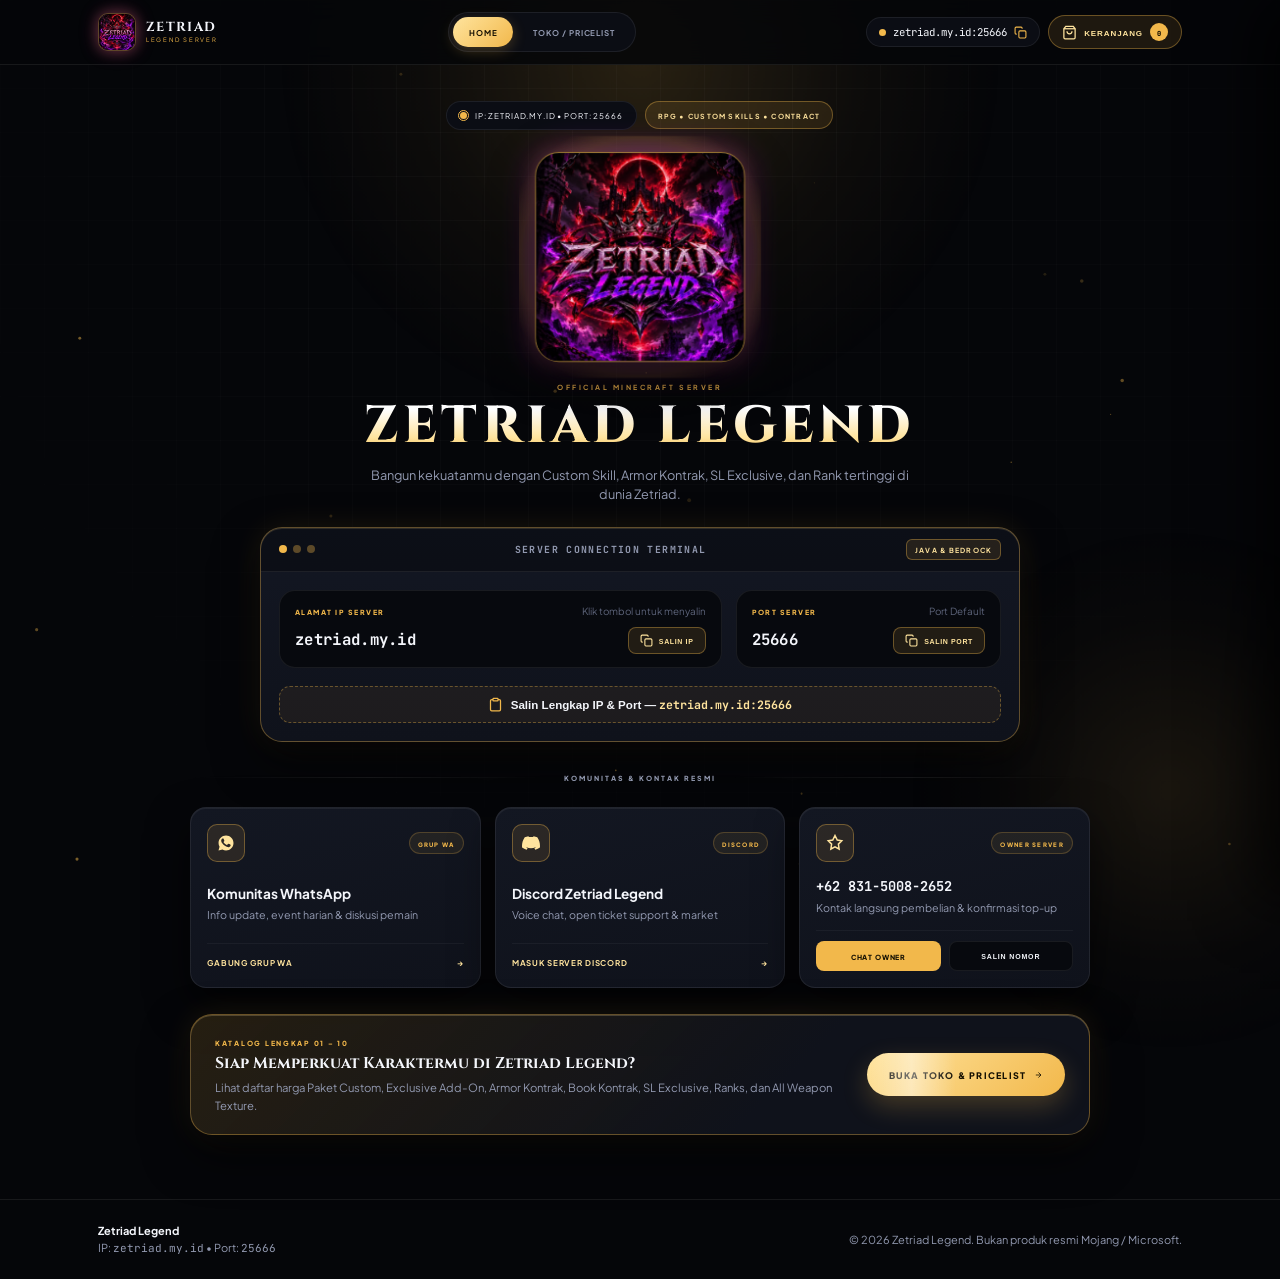
<file: index.html>
<!DOCTYPE html>
<html lang="id">
<head>
  <meta charset="UTF-8" />
  <meta name="viewport" content="width=device-width, initial-scale=1.0" />
  <title>Zetriad Legend — Official Minecraft RPG Server</title>
  <meta name="description" content="Official Website & Store Server Minecraft Zetriad Legend. IP: zetriad.my.id | Port: 25666. Paket Custom, Ranks, Armor Kontrak, SL Exclusive, dan lainnya." />

  <!-- Google Fonts -->
  <link rel="preconnect" href="https://fonts.googleapis.com" />
  <link rel="preconnect" href="https://fonts.gstatic.com" crossorigin />
  <link href="https://fonts.googleapis.com/css2?family=Cinzel:wght@600;700;800&family=JetBrains+Mono:wght@500;600;700&family=Plus+Jakarta+Sans:wght@400;500;600;700;800&display=swap" rel="stylesheet" />

  <link rel="icon" type="image/jpeg" href="logo.jpg" />
  <link rel="stylesheet" href="styles.css" />
</head>
<body>
  <!-- Ambient Background (GPU-Optimized) -->
  <div class="bg-grid" aria-hidden="true"></div>
  <div class="bg-glow bg-glow-1" aria-hidden="true"></div>
  <div class="bg-glow bg-glow-2" aria-hidden="true"></div>
  <canvas id="particlesCanvas" class="particles-canvas" aria-hidden="true"></canvas>

  <!-- Navbar -->
  <header class="navbar">
    <div class="container nav-inner">
      <a href="index.html" class="brand">
        <span class="brand-crest">
          <img src="logo.jpg" alt="Zetriad Legend Logo" class="brand-logo-img" />
        </span>
        <span class="brand-text">
          <strong>ZETRIAD</strong>
          <small>LEGEND SERVER</small>
        </span>
      </a>

      <nav class="nav-links" aria-label="Navigasi Utama">
        <a href="index.html" class="nav-link active">Home</a>
        <a href="toko.html" class="nav-link">Toko / Pricelist</a>
      </nav>

      <div class="nav-actions">
        <button class="nav-ip-pill" id="navCopyIp" title="Klik untuk menyalin IP:Port">
          <span class="status-dot" id="navStatusDot"></span>
          <span class="mono">zetriad.my.id:25666</span>
          <svg class="icon-copy" viewBox="0 0 24 24" fill="none" stroke="currentColor" stroke-width="2">
            <rect x="9" y="9" width="13" height="13" rx="2"></rect>
            <path d="M5 15H4a2 2 0 0 1-2-2V4a2 2 0 0 1 2-2h9a2 2 0 0 1 2 2v1"></path>
          </svg>
        </button>

        <button class="cart-trigger" id="cartTrigger" aria-label="Buka Keranjang Belanja">
          <svg viewBox="0 0 24 24" fill="none" stroke="currentColor" stroke-width="2">
            <path d="M6 2L3 6v14a2 2 0 0 0 2 2h14a2 2 0 0 0 2-2V6l-3-4z"></path>
            <line x1="3" y1="6" x2="21" y2="6"></line>
            <path d="M16 10a4 4 0 0 1-8 0"></path>
          </svg>
          <span>Keranjang</span>
          <span class="cart-badge" id="cartCountBadge">0</span>
        </button>
      </div>
    </div>
  </header>

  <main>
    <!-- ==========================================
         LAYAR 1: HOME / COMMAND CENTER
         ========================================== -->
    <section id="home" class="hero-section">
      <div class="container hero-container">
        <!-- Status Pill -->
        <div class="hero-badges animate-in delay-1">
          <div class="server-status-badge" id="serverStatusBadge">
            <span class="status-dot pulse" id="heroStatusDot"></span>
            <span id="serverStatusText">Mengecek status server...</span>
          </div>
          <span class="season-pill">RPG • CUSTOM SKILLS • CONTRACT</span>
        </div>

        <!-- Hero Logo, Title & Tagline -->
        <div class="hero-heading-group animate-in delay-2">
          <div class="hero-logo-showcase">
            <div class="hero-logo-halo" aria-hidden="true"></div>
            <img src="logo.jpg" alt="Logo Resmi Server Zetriad Legend" class="hero-logo-img" />
          </div>
          <p class="hero-kicker">OFFICIAL MINECRAFT SERVER</p>
          <h1 class="hero-title">ZETRIAD LEGEND</h1>
          <p class="hero-subtitle" id="heroTagline">
            Bangun kekuatanmu dengan Custom Skill, Armor Kontrak, SL Exclusive, dan Rank tertinggi di dunia Zetriad.
          </p>
        </div>

        <!-- Bento Server IP & Port Console -->
        <div class="server-console animate-in delay-3">
          <div class="console-header">
            <div class="console-dots" aria-hidden="true">
              <span></span><span></span><span></span>
            </div>
            <span class="console-title">SERVER CONNECTION TERMINAL</span>
            <span class="console-tag">JAVA & BEDROCK</span>
          </div>

          <div class="console-body">
            <div class="console-box">
              <div class="console-meta">
                <span class="field-label">ALAMAT IP SERVER</span>
                <span class="field-hint">Klik tombol untuk menyalin</span>
              </div>
              <div class="console-input-row">
                <code class="field-value mono" id="serverIpDisplay">zetriad.my.id</code>
                <button class="btn-copy" data-copy="zetriad.my.id">
                  <svg viewBox="0 0 24 24" fill="none" stroke="currentColor" stroke-width="2">
                    <rect x="9" y="9" width="13" height="13" rx="2"></rect>
                    <path d="M5 15H4a2 2 0 0 1-2-2V4a2 2 0 0 1 2-2h9a2 2 0 0 1 2 2v1"></path>
                  </svg>
                  <span>Salin IP</span>
                </button>
              </div>
            </div>

            <div class="console-box console-box-port">
              <div class="console-meta">
                <span class="field-label">PORT SERVER</span>
                <span class="field-hint">Port Default</span>
              </div>
              <div class="console-input-row">
                <code class="field-value mono" id="serverPortDisplay">25666</code>
                <button class="btn-copy" data-copy="25666">
                  <svg viewBox="0 0 24 24" fill="none" stroke="currentColor" stroke-width="2">
                    <rect x="9" y="9" width="13" height="13" rx="2"></rect>
                    <path d="M5 15H4a2 2 0 0 1-2-2V4a2 2 0 0 1 2-2h9a2 2 0 0 1 2 2v1"></path>
                  </svg>
                  <span>Salin Port</span>
                </button>
              </div>
            </div>
          </div>

          <div class="console-footer">
            <button class="btn-copy-full" data-copy="zetriad.my.id:25666">
              <svg viewBox="0 0 24 24" fill="none" stroke="currentColor" stroke-width="2">
                <path d="M16 4h2a2 2 0 0 1 2 2v14a2 2 0 0 1-2 2H6a2 2 0 0 1-2-2V6a2 2 0 0 1 2-2h2"></path>
                <rect x="8" y="2" width="8" height="4" rx="1" ry="1"></rect>
              </svg>
              <span>Salin Lengkap IP & Port — <strong class="mono">zetriad.my.id:25666</strong></span>
            </button>
          </div>
        </div>

        <!-- Bento Community & Contacts (WA, Discord, No. Owner) -->
        <div class="section-divider animate-in delay-4">
          <span>KOMUNITAS & KONTAK RESMI</span>
        </div>

        <div class="contacts-grid animate-in delay-4">
          <!-- WhatsApp -->
          <a href="#" id="linkWaGroup" target="_blank" rel="noopener noreferrer" class="contact-card">
            <div class="contact-top">
              <div class="contact-icon">
                <svg viewBox="0 0 24 24" fill="currentColor">
                  <path d="M12.031 2c-5.516 0-9.969 4.453-9.969 9.969 0 1.766.469 3.484 1.344 5l-1.406 5.156 5.281-1.375c1.469.797 3.109 1.219 4.75 1.219 5.516 0 9.969-4.453 9.969-9.969S17.547 2 12.031 2zm5.813 14.125c-.25.703-1.438 1.344-2 1.422-.531.078-1.203.109-1.938-.125-.453-.141-1.031-.328-1.766-.641-3.094-1.328-5.109-4.453-5.266-4.656-.156-.203-1.266-1.688-1.266-3.219 0-1.531.797-2.281 1.078-2.594.281-.313.609-.391.813-.391.203 0 .406 0 .594.016.188.016.438-.078.688.516.25.609.859 2.094.938 2.25.078.156.125.344.031.547-.094.203-.156.328-.313.516-.156.188-.328.406-.469.547-.156.156-.313.328-.141.641.172.313.781 1.297 1.672 2.094 1.156 1.031 2.125 1.344 2.438 1.5.313.156.5.125.688-.094.188-.219.797-.938 1.016-1.25.219-.313.422-.266.719-.156.297.109 1.875.891 2.188 1.047.313.156.516.234.594.359.078.125.078.734-.172 1.438z"/>
                </svg>
              </div>
              <span class="contact-badge">GRUP WA</span>
            </div>
            <div class="contact-info">
              <strong class="contact-title">Komunitas WhatsApp</strong>
              <span class="contact-sub">Info update, event harian & diskusi pemain</span>
            </div>
            <div class="contact-cta">
              <span>Gabung Grup WA</span>
              <span class="contact-arrow">→</span>
            </div>
          </a>

          <!-- Discord -->
          <a href="#" id="linkDiscord" target="_blank" rel="noopener noreferrer" class="contact-card">
            <div class="contact-top">
              <div class="contact-icon">
                <svg viewBox="0 0 24 24" fill="currentColor">
                  <path d="M20.317 4.37a19.791 19.791 0 0 0-4.885-1.515.074.074 0 0 0-.079.037c-.21.375-.444.864-.608 1.25a18.27 18.27 0 0 0-5.487 0 12.64 12.64 0 0 0-.617-1.25.077.077 0 0 0-.079-.037A19.736 19.736 0 0 0 3.677 4.37a.07.07 0 0 0-.032.027C.533 9.046-.32 13.58.099 18.057a.082.082 0 0 0 .031.057 19.9 19.9 0 0 0 5.993 3.03.078.078 0 0 0 .084-.028c.462-.63.874-1.295 1.226-1.994.021-.041.001-.09-.041-.106a13.107 13.107 0 0 1-1.872-.892.077.077 0 0 1-.008-.128 10.2 10.2 0 0 0 .372-.292.074.074 0 0 1 .077-.01c3.928 1.793 8.18 1.793 12.062 0a.074.074 0 0 1 .078.01c.12.098.246.198.373.292a.077.077 0 0 1-.006.127 12.299 12.299 0 0 1-1.873.892.077.077 0 0 0-.041.107c.36.698.772 1.362 1.225 1.993a.076.076 0 0 0 .084.028 19.839 19.839 0 0 0 6.002-3.03.077.077 0 0 0 .032-.054c.5-5.177-.838-9.674-3.549-13.66a.061.061 0 0 0-.031-.03z"/>
                </svg>
              </div>
              <span class="contact-badge">DISCORD</span>
            </div>
            <div class="contact-info">
              <strong class="contact-title">Discord Zetriad Legend</strong>
              <span class="contact-sub">Voice chat, open ticket support & market</span>
            </div>
            <div class="contact-cta">
              <span>Masuk Server Discord</span>
              <span class="contact-arrow">→</span>
            </div>
          </a>

          <!-- Nomor Owner -->
          <div class="contact-card contact-owner-card">
            <div class="contact-top">
              <div class="contact-icon">
                <svg viewBox="0 0 24 24" fill="none" stroke="currentColor" stroke-width="2">
                  <path d="M12 2l3 6 6 1-4.5 4.5 1 6.5L12 17l-5.5 3 1-6.5L3 9l6-1 3-6z"/>
                </svg>
              </div>
              <span class="contact-badge">OWNER SERVER</span>
            </div>
            <div class="contact-info">
              <strong class="contact-title mono" id="ownerNumberDisplay">+62 831-5008-2652</strong>
              <span class="contact-sub">Kontak langsung pembelian & konfirmasi top-up</span>
            </div>
            <div class="owner-actions">
              <a href="#" id="linkOwnerWa" target="_blank" rel="noopener noreferrer" class="owner-btn">Chat Owner</a>
              <button class="owner-btn secondary" id="btnCopyOwner">Salin Nomor</button>
            </div>
          </div>
        </div>
        
        <!-- Store Banner CTA -->
        <div class="store-cta-banner animate-in delay-5">
          <div class="store-cta-text">
            <span class="store-cta-eyebrow">KATALOG LENGKAP 01 – 10</span>
            <strong>Siap Memperkuat Karaktermu di Zetriad Legend?</strong>
            <p>Lihat daftar harga Paket Custom, Exclusive Add-On, Armor Kontrak, Book Kontrak, SL Exclusive, Ranks, dan All Weapon Texture.</p>
          </div>
          <a href="toko.html" class="btn-primary-lg">
            <span>Buka Toko & Pricelist</span>
            <svg viewBox="0 0 24 24" fill="none" stroke="currentColor" stroke-width="2.2">
              <path d="M5 12h14M12 5l7 7-7 7"/>
            </svg>
          </a>
        </div>
      </div>
    </section>
  </main>

  <!-- Footer -->
  <footer class="footer">
    <div class="container footer-inner">
      <div>
        <strong>Zetriad Legend</strong>
        <p class="muted">IP: <span class="mono">zetriad.my.id</span> • Port: <span class="mono">25666</span></p>
      </div>
      <p class="muted">© <span id="currentYear"></span> Zetriad Legend. Bukan produk resmi Mojang / Microsoft.</p>
    </div>
  </footer>

  <!-- Slide-over Cart Drawer -->
  <div class="drawer-backdrop" id="drawerBackdrop"></div>
  <aside class="cart-drawer" id="cartDrawer" aria-label="Keranjang Belanja">
    <div class="drawer-header">
      <div>
        <span class="drawer-eyebrow">RINGKASAN BELANJA</span>
        <h2 class="drawer-title">Keranjang Belanja</h2>
      </div>
      <button class="drawer-close" id="closeDrawerBtn" aria-label="Tutup Keranjang">&times;</button>
    </div>
    <div class="drawer-body" id="cartItemsContainer"></div>
    <form class="drawer-footer hidden" id="cartCheckoutForm">
      <div class="cart-summary-row">
        <span class="muted">Estimasi Total</span>
        <strong class="cart-total" id="cartTotalDisplay">0K</strong>
      </div>
      <label class="form-label">
        <span>Nickname Minecraft (IGN) *</span>
        <input type="text" id="cartPlayerIgn" required placeholder="Contoh: Steve_Legend" />
      </label>
      <label class="form-label">
        <span>Catatan Pesanan (Opsional)</span>
        <textarea id="cartPlayerNote" rows="2" placeholder="Contoh: Request skill / Tambah Request SL (+5K)"></textarea>
      </label>
      <div class="drawer-actions">
        <button type="button" class="btn-ghost" id="clearCartBtn">Kosongkan</button>
        <button type="submit" class="btn-primary-lg full-width">Beli Semua via WA</button>
      </div>
    </form>
  </aside>

  <!-- Toast Notification -->
  <div class="toast hidden" id="toast" role="status" aria-live="polite"></div>

  <script src="data.js"></script>
  <script src="ia_vault.js"></script>
  <script src="app.js"></script>
</body>
</html>
</file>
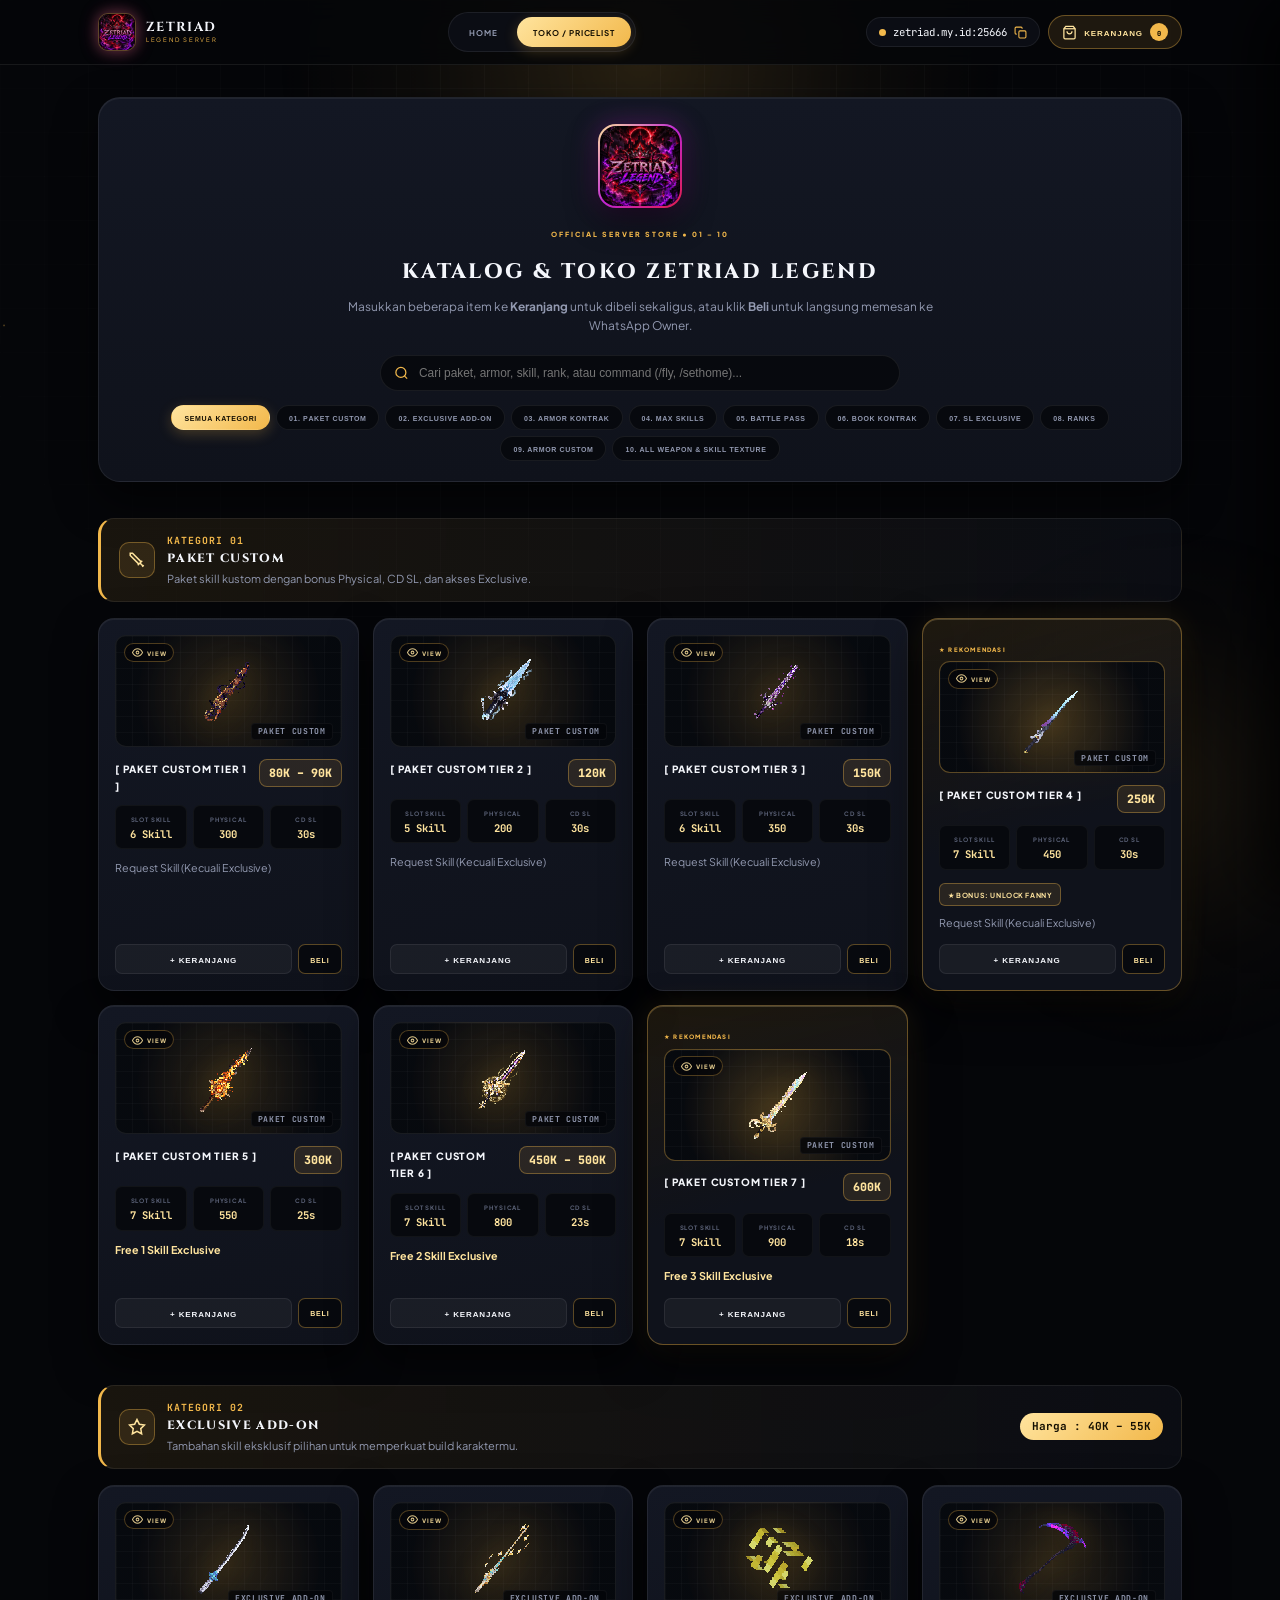
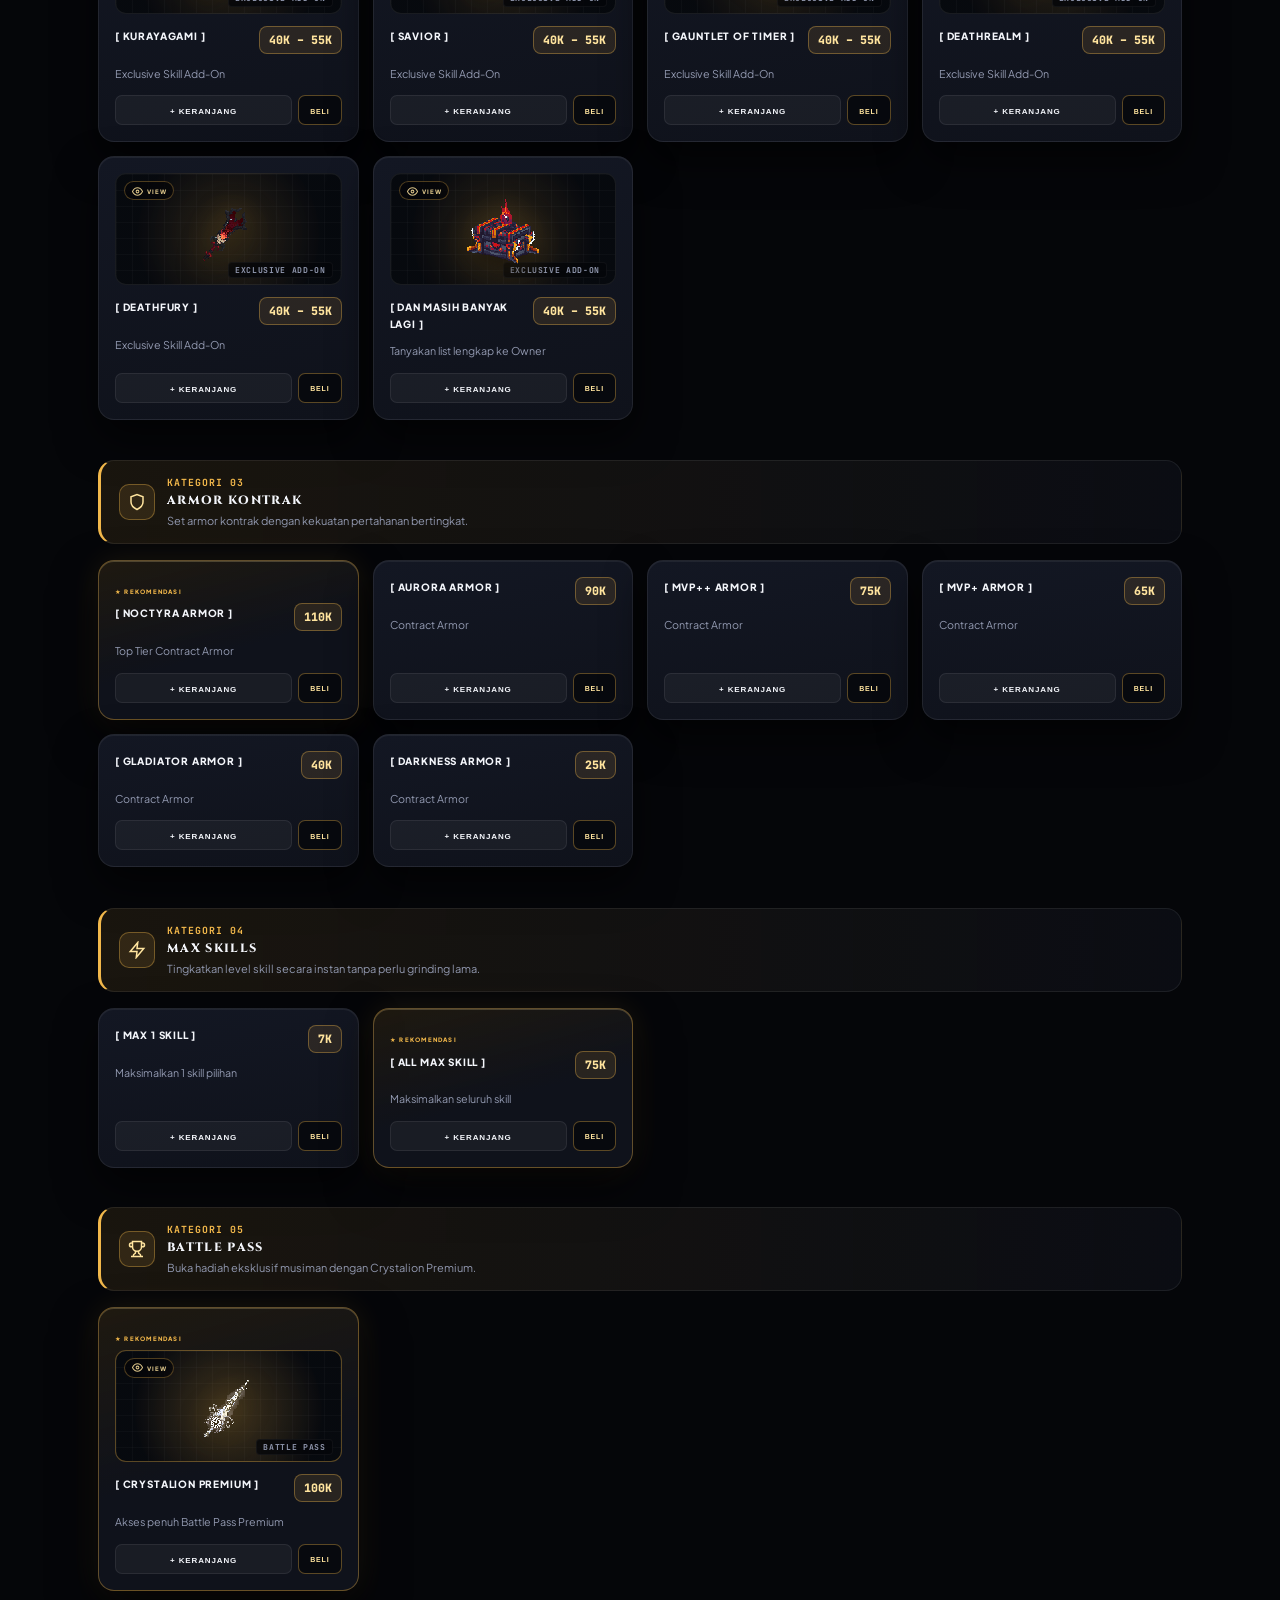
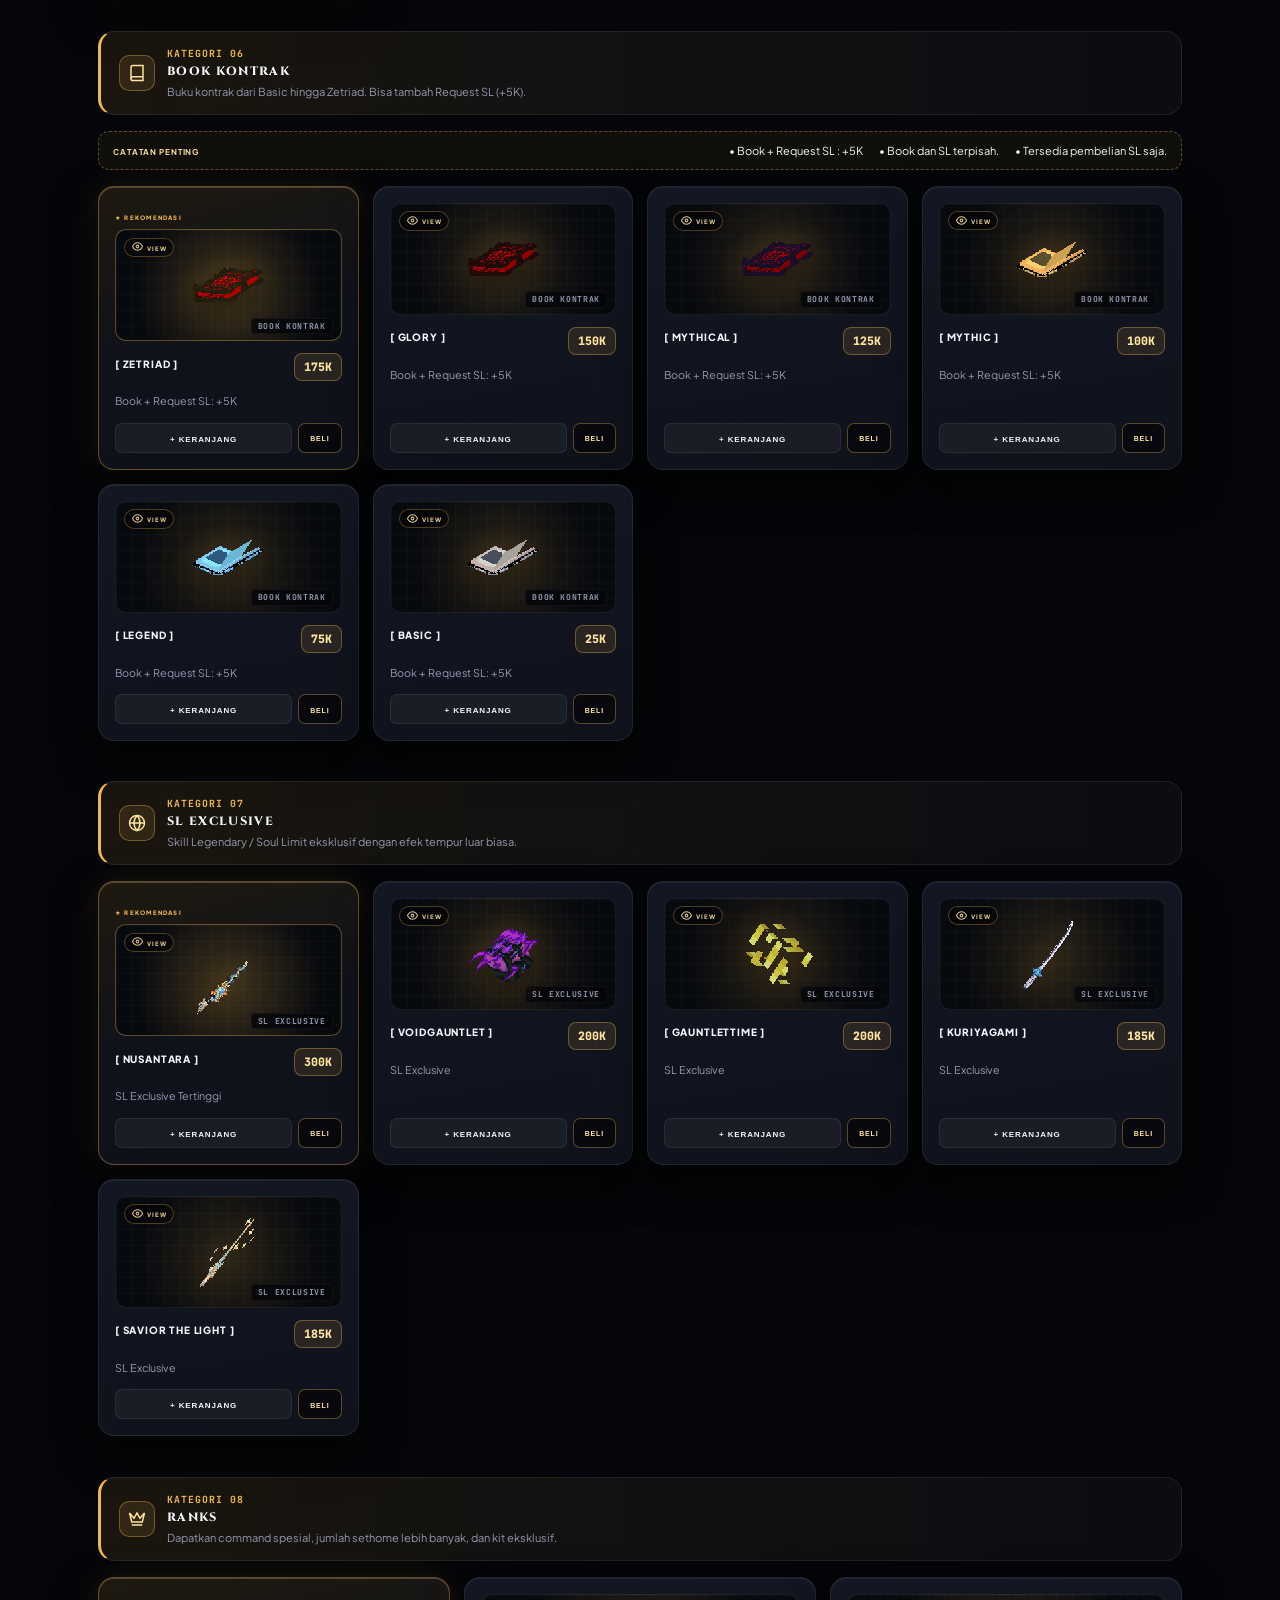
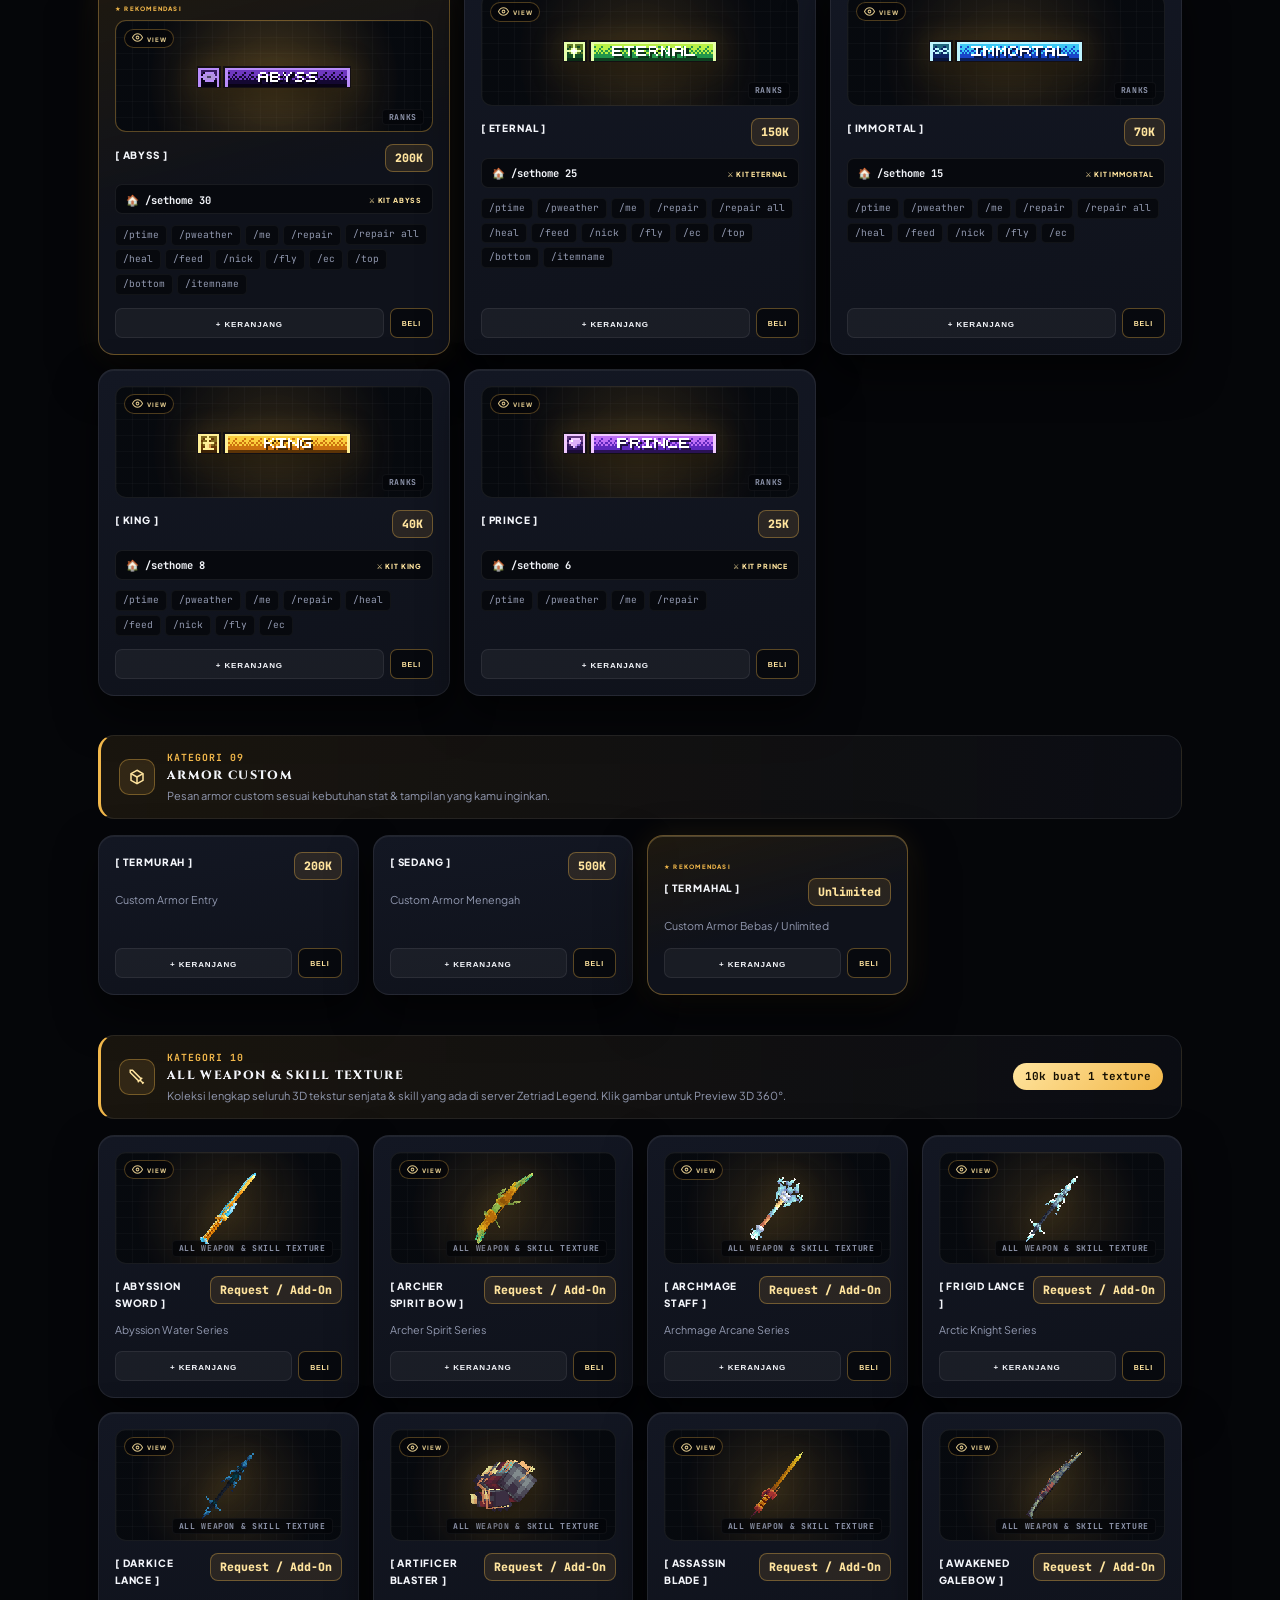
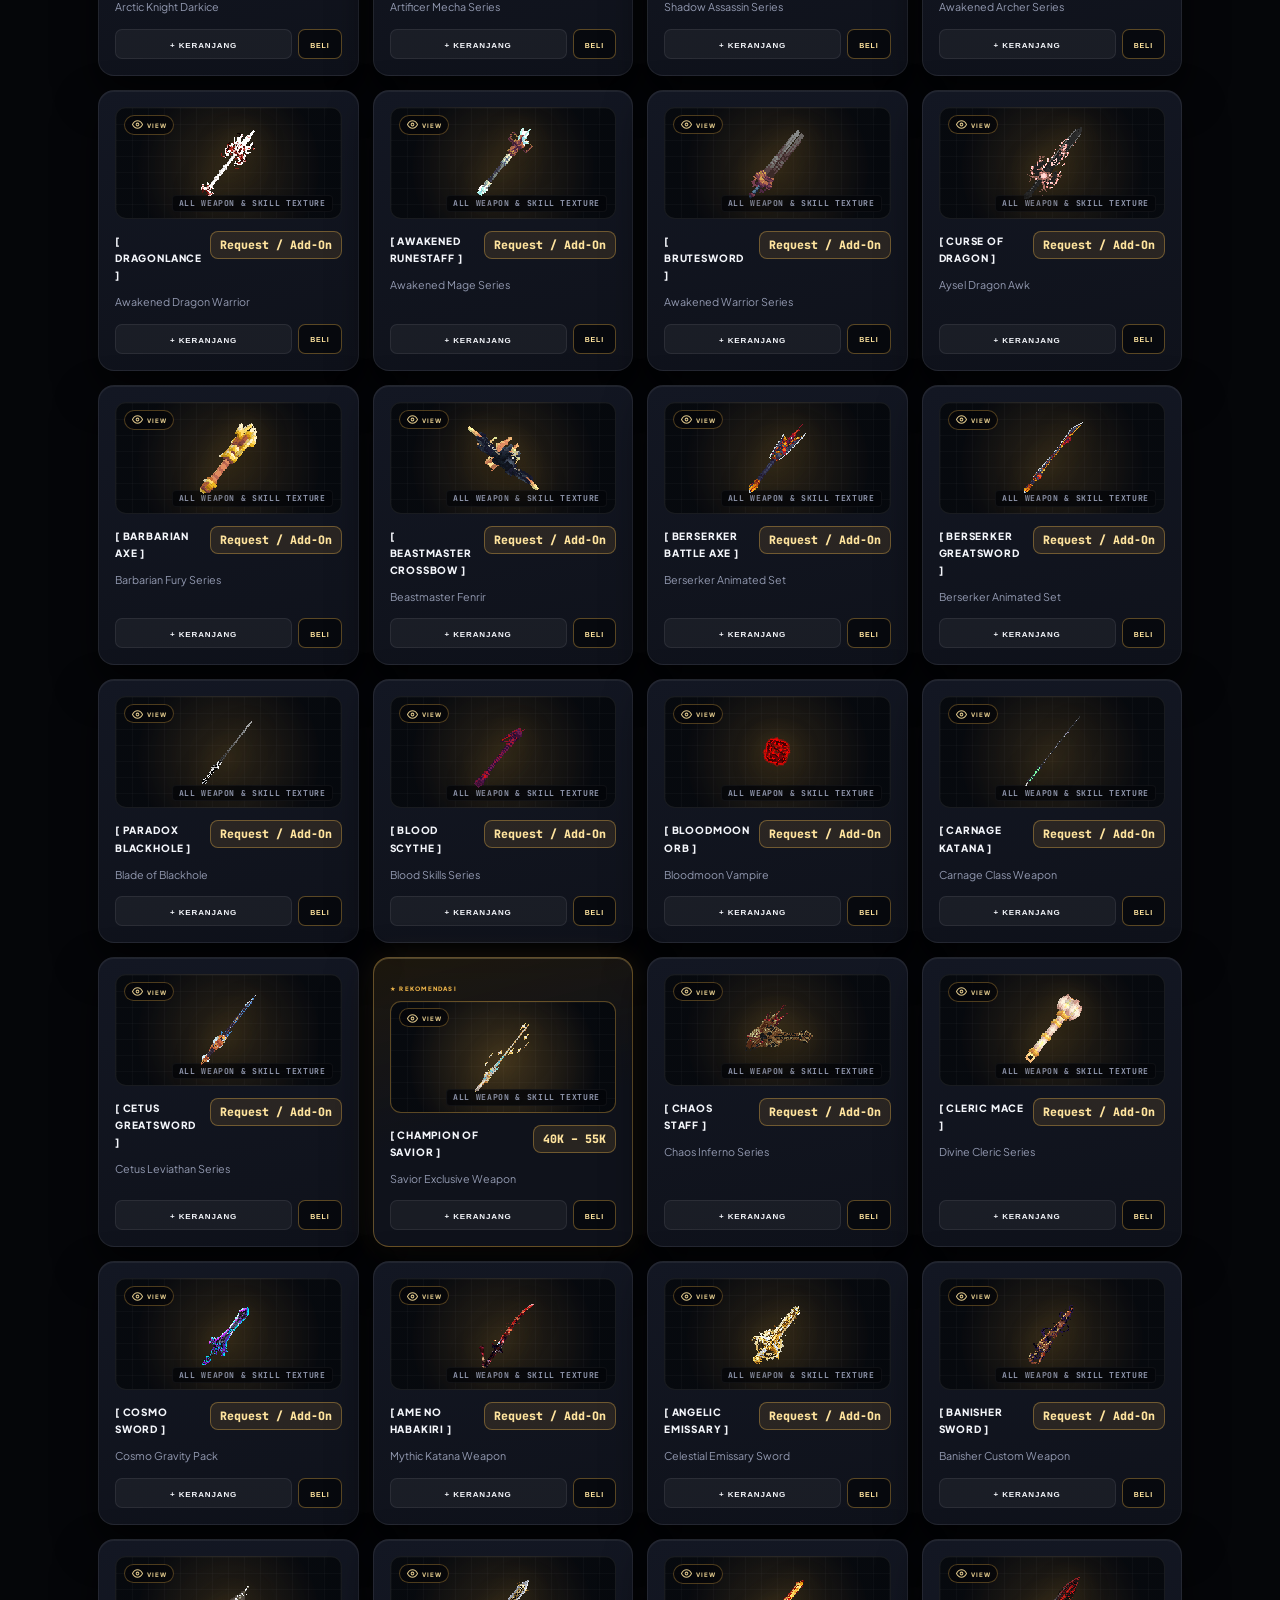
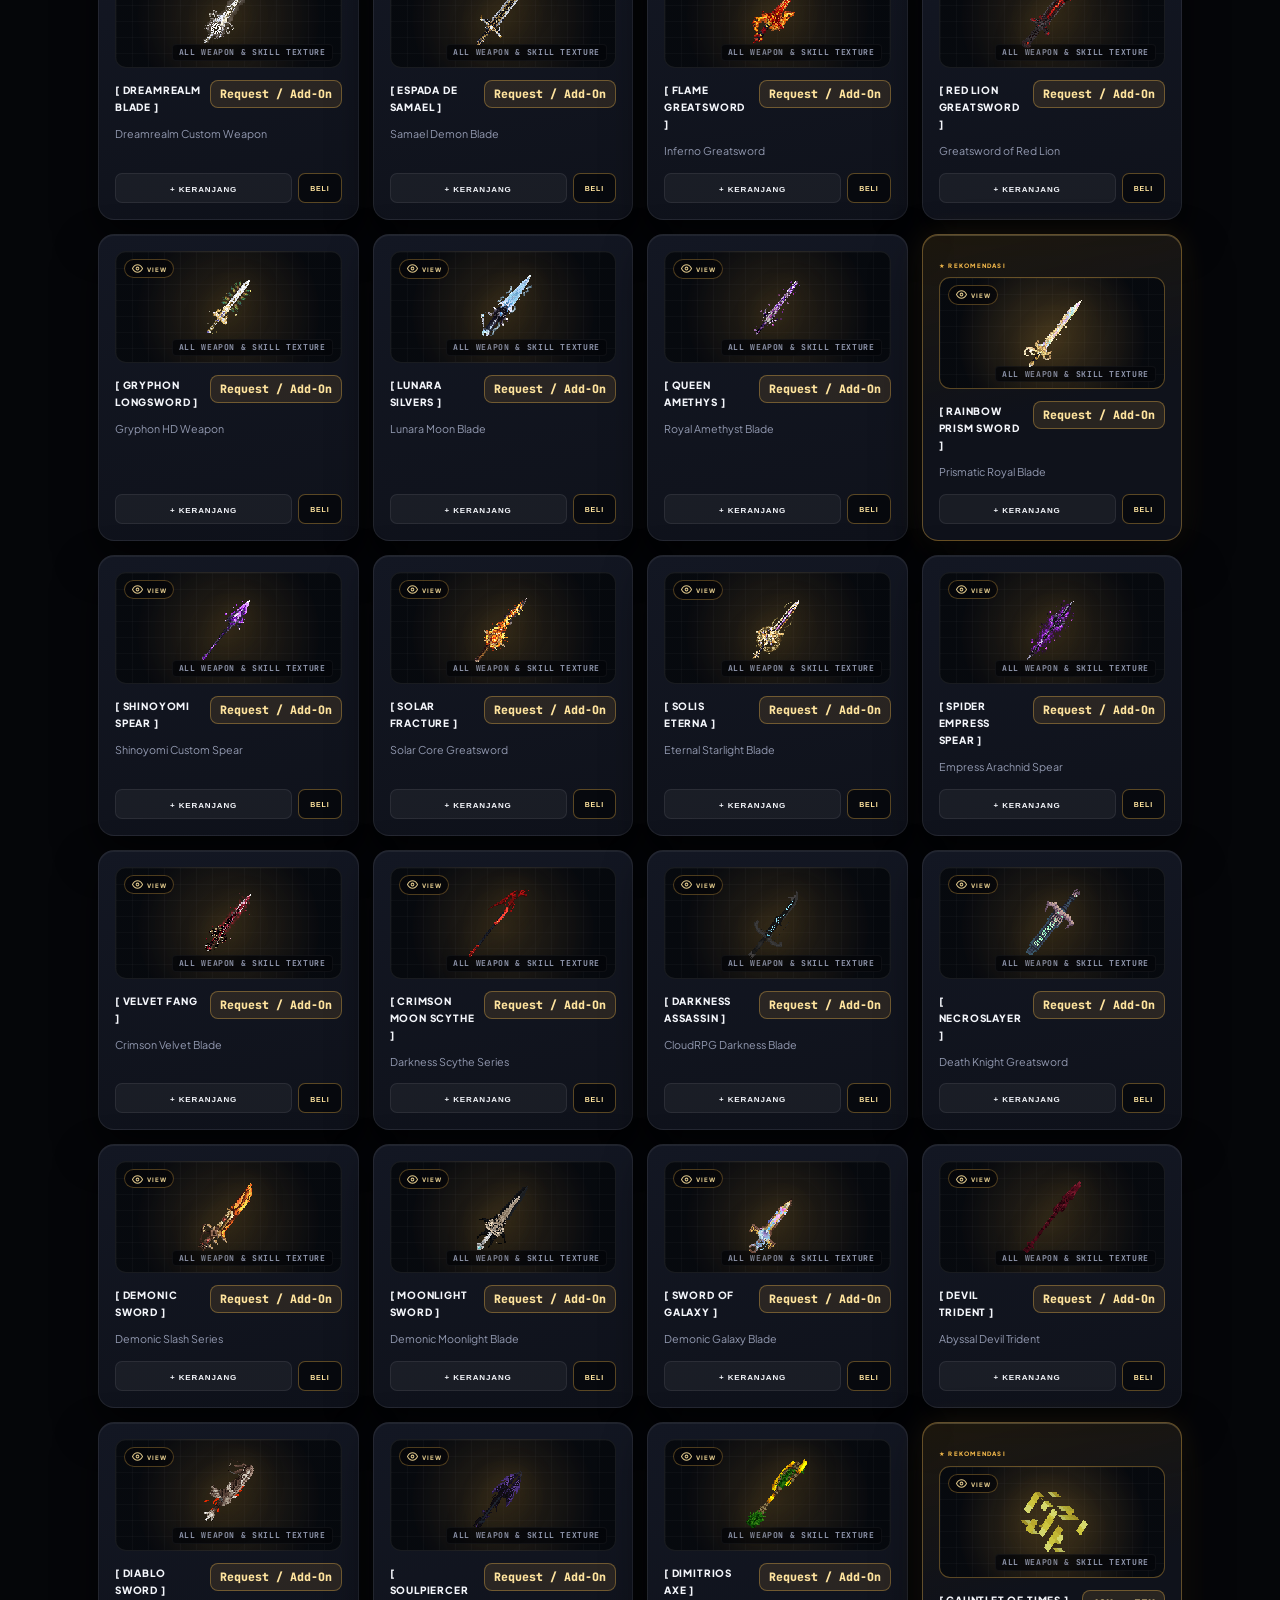
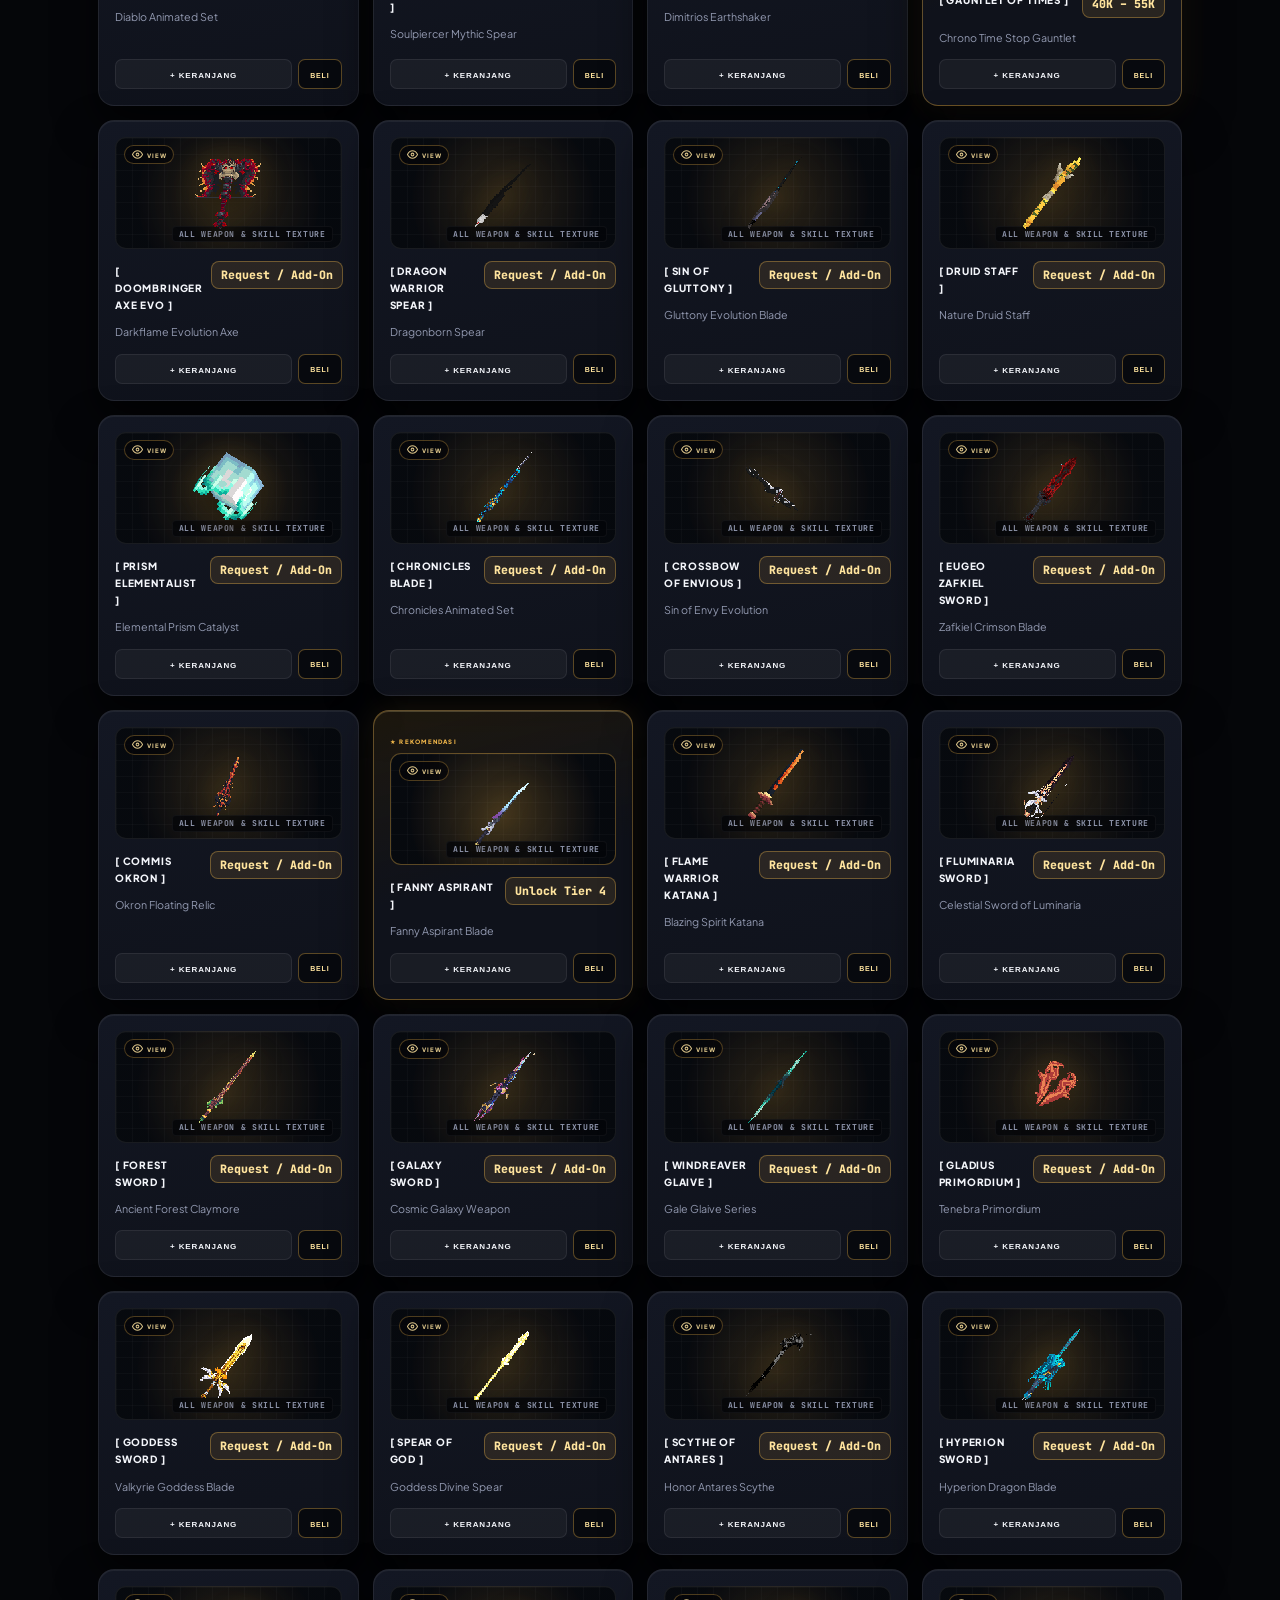
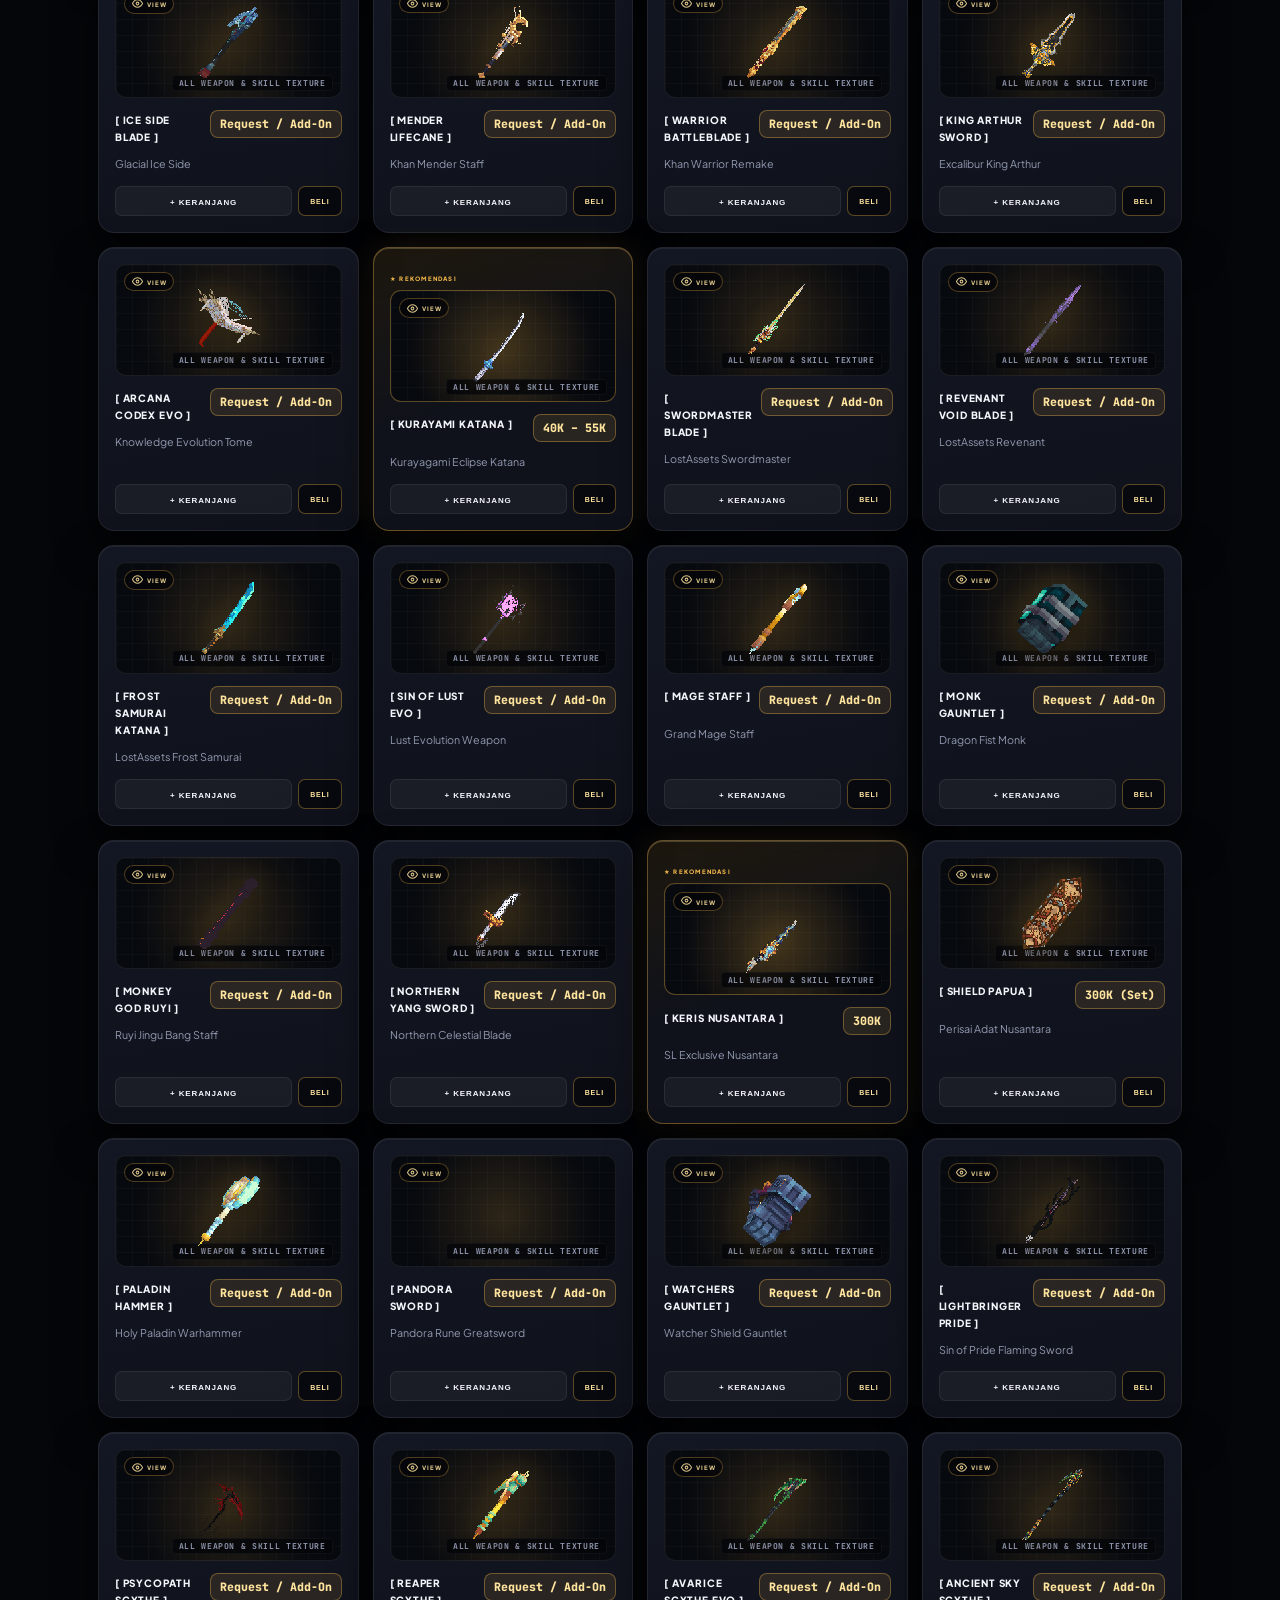
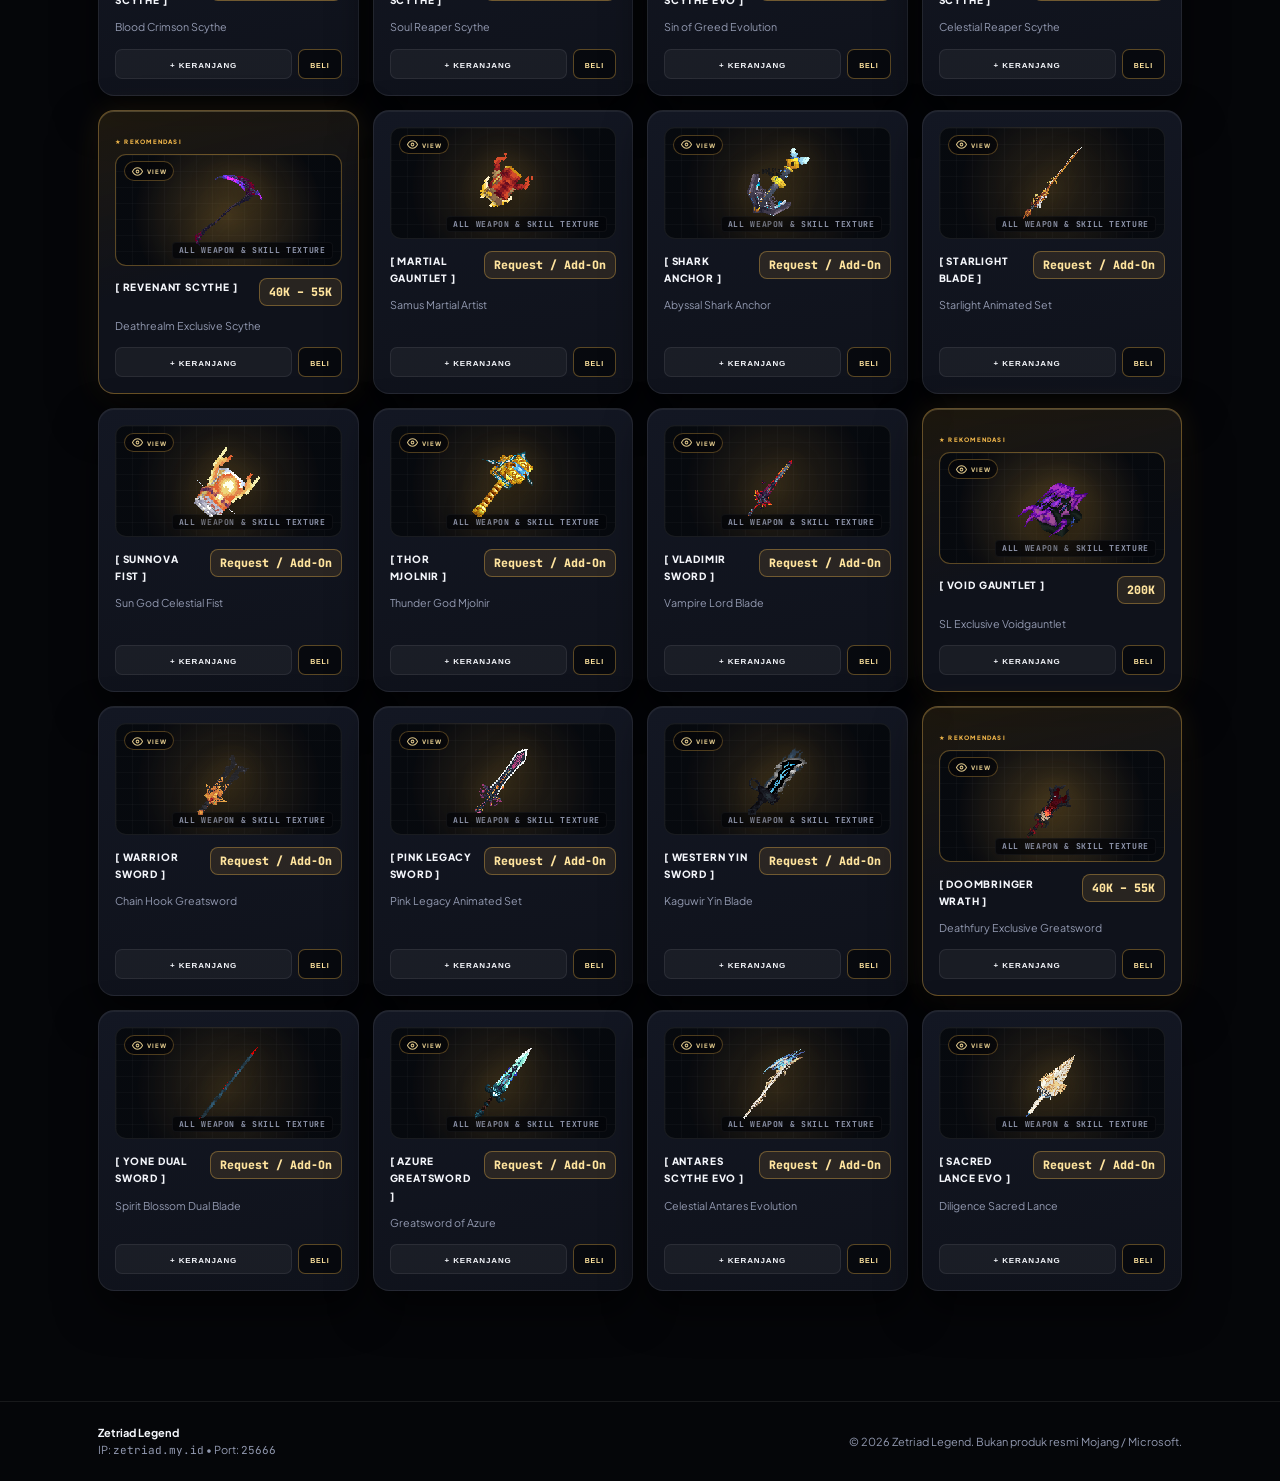
<file: toko.html>
<!DOCTYPE html>
<html lang="id">
<head>
  <meta charset="UTF-8" />
  <meta name="viewport" content="width=device-width, initial-scale=1.0" />
  <title>Toko & Pricelist Resmi — Zetriad Legend</title>
  <meta name="description" content="Toko resmi Server Minecraft Zetriad Legend. Paket Custom, Exclusive Add-On, Armor Kontrak, Max Skills, Battle Pass, Book Kontrak, SL Exclusive, Ranks, dan Armor Custom." />

  <!-- Google Fonts -->
  <link rel="preconnect" href="https://fonts.googleapis.com" />
  <link rel="preconnect" href="https://fonts.gstatic.com" crossorigin />
  <link href="https://fonts.googleapis.com/css2?family=Cinzel:wght@600;700;800&family=JetBrains+Mono:wght@500;600;700&family=Plus+Jakarta+Sans:wght@400;500;600;700;800&display=swap" rel="stylesheet" />

  <link rel="icon" type="image/jpeg" href="logo.jpg" />
  <link rel="stylesheet" href="styles.css" />
</head>
<body>
  <!-- Ambient Background (GPU-Optimized) -->
  <div class="bg-grid" aria-hidden="true"></div>
  <div class="bg-glow bg-glow-1" aria-hidden="true"></div>
  <div class="bg-glow bg-glow-2" aria-hidden="true"></div>
  <canvas id="particlesCanvas" class="particles-canvas" aria-hidden="true"></canvas>

  <!-- Navbar -->
  <header class="navbar">
    <div class="container nav-inner">
      <a href="index.html" class="brand">
        <span class="brand-crest">
          <img src="logo.jpg" alt="Zetriad Legend Logo" class="brand-logo-img" />
        </span>
        <span class="brand-text">
          <strong>ZETRIAD</strong>
          <small>LEGEND SERVER</small>
        </span>
      </a>

      <nav class="nav-links" aria-label="Navigasi Utama">
        <a href="index.html" class="nav-link">Home</a>
        <a href="toko.html" class="nav-link active">Toko / Pricelist</a>
      </nav>

      <div class="nav-actions">
        <button class="nav-ip-pill" id="navCopyIp" title="Klik untuk menyalin IP:Port">
          <span class="status-dot" id="navStatusDot"></span>
          <span class="mono">zetriad.my.id:25666</span>
          <svg class="icon-copy" viewBox="0 0 24 24" fill="none" stroke="currentColor" stroke-width="2">
            <rect x="9" y="9" width="13" height="13" rx="2"></rect>
            <path d="M5 15H4a2 2 0 0 1-2-2V4a2 2 0 0 1 2-2h9a2 2 0 0 1 2 2v1"></path>
          </svg>
        </button>

        <button class="cart-trigger" id="cartTrigger" aria-label="Buka Keranjang Belanja">
          <svg viewBox="0 0 24 24" fill="none" stroke="currentColor" stroke-width="2">
            <path d="M6 2L3 6v14a2 2 0 0 0 2 2h14a2 2 0 0 0 2-2V6l-3-4z"></path>
            <line x1="3" y1="6" x2="21" y2="6"></line>
            <path d="M16 10a4 4 0 0 1-8 0"></path>
          </svg>
          <span>Keranjang</span>
          <span class="cart-badge" id="cartCountBadge">0</span>
        </button>
      </div>
    </div>
  </header>

  <main>
    <!-- ==========================================
         HALAMAN TOKO / PRICELIST RESMI
         ========================================== -->
    <section id="toko" class="shop-section">
      <div class="container">
        <!-- Store Hero Header -->
        <div class="shop-hero-card animate-in delay-1">
          <div class="shop-hero-content">
            <div class="shop-logo-badge">
              <img src="logo.jpg" alt="Logo Zetriad Legend" class="shop-logo-img" />
            </div>
            <span class="section-eyebrow">OFFICIAL SERVER STORE • 01 – 10</span>
            <h1 class="section-title">Katalog & Toko Zetriad Legend</h1>
            <p class="section-desc">
              Masukkan beberapa item ke <strong>Keranjang</strong> untuk dibeli sekaligus, atau klik <strong>Beli</strong> untuk langsung memesan ke WhatsApp Owner.
            </p>
          </div>

          <!-- Search & Filter Bar -->
          <div class="shop-toolbar">
            <div class="search-box">
              <svg viewBox="0 0 24 24" fill="none" stroke="currentColor" stroke-width="2">
                <circle cx="11" cy="11" r="8"></circle>
                <path d="M21 21l-4.35-4.35"></path>
              </svg>
              <input
                type="text"
                id="shopSearch"
                placeholder="Cari paket, armor, skill, rank, atau command (/fly, /sethome)..."
                aria-label="Cari item toko"
              />
            </div>

            <div class="filter-pills" id="filterPills" role="tablist" aria-label="Filter Kategori Toko">
              <button class="filter-pill active" data-category="all">Semua Kategori</button>
              <!-- Di-generate oleh app.js -->
            </div>
          </div>
        </div>

        <!-- Container Kategori Toko -->
        <div id="shopContainer" class="shop-categories">
          <!-- Di-render dinamis dari data.js -->
        </div>

        <div id="emptyState" class="empty-state hidden">
          <p>Tidak ditemukan item yang cocok dengan kata kunci tersebut.</p>
          <button class="btn-copy" id="resetFilterBtn">Tampilkan Semua Item</button>
        </div>
      </div>
    </section>
  </main>

  <!-- Floating Bottom Cart Bar (Muncul otomatis saat ada isi keranjang) -->
  <div class="floating-cart-bar hidden" id="floatingCartBar">
    <div class="floating-cart-info">
      <span class="floating-cart-count" id="floatingCartCount">0 Item</span>
      <span class="floating-cart-sep">•</span>
      <span class="floating-cart-total">Estimasi: <strong class="mono" id="floatingCartTotal">0K</strong></span>
    </div>
    <button class="floating-cart-btn" id="floatingCartOpenBtn">
      <span>Lihat & Checkout</span>
      <svg viewBox="0 0 24 24" fill="none" stroke="currentColor" stroke-width="2.2">
        <path d="M5 12h14M12 5l7 7-7 7"/>
      </svg>
    </button>
  </div>

  <!-- Footer -->
  <footer class="footer">
    <div class="container footer-inner">
      <div>
        <strong>Zetriad Legend</strong>
        <p class="muted">IP: <span class="mono">zetriad.my.id</span> • Port: <span class="mono">25666</span></p>
      </div>
      <p class="muted">© <span id="currentYear"></span> Zetriad Legend. Bukan produk resmi Mojang / Microsoft.</p>
    </div>
  </footer>

  <!-- Slide-over Cart Drawer -->
  <div class="drawer-backdrop" id="drawerBackdrop"></div>
  <aside class="cart-drawer" id="cartDrawer" aria-label="Keranjang Belanja">
    <div class="drawer-header">
      <div>
        <span class="drawer-eyebrow">RINGKASAN BELANJA</span>
        <h2 class="drawer-title">Keranjang Belanja</h2>
      </div>
      <button class="drawer-close" id="closeDrawerBtn" aria-label="Tutup Keranjang">&times;</button>
    </div>
    <div class="drawer-body" id="cartItemsContainer"></div>
    <form class="drawer-footer hidden" id="cartCheckoutForm">
      <div class="cart-summary-row">
        <span class="muted">Estimasi Total</span>
        <strong class="cart-total" id="cartTotalDisplay">0K</strong>
      </div>
      <label class="form-label">
        <span>Nickname Minecraft (IGN) *</span>
        <input type="text" id="cartPlayerIgn" required placeholder="Contoh: Steve_Legend" />
      </label>
      <label class="form-label">
        <span>Catatan Pesanan (Opsional)</span>
        <textarea id="cartPlayerNote" rows="2" placeholder="Contoh: Request skill / Tambah Request SL (+5K)"></textarea>
      </label>
      <div class="drawer-actions">
        <button type="button" class="btn-ghost" id="clearCartBtn">Kosongkan</button>
        <button type="submit" class="btn-primary-lg full-width">Beli Semua via WA</button>
      </div>
    </form>
  </aside>

  <!-- Interactive Item View / Inspect Modal -->
  <div class="view-modal-backdrop hidden" id="itemViewModal" role="dialog" aria-modal="true" aria-labelledby="viewModalTitle">
    <div class="view-modal-card">
      <button class="view-modal-close" id="closeViewModalBtn" aria-label="Tutup Preview">&times;</button>

      <div class="view-modal-layout">
        <!-- Interactive 3D Showcase Stage -->
        <div class="view-stage-wrap">
          <div class="view-stage" id="viewStage" title="Tahan & geser untuk memutar 3D 360°">
            <div class="item-visual-grid"></div>
            <div class="view-pedestal-ring" aria-hidden="true"></div>
            <div class="view-3d-object" id="viewCanvasHolder">
              <canvas id="viewModalCanvas" width="260" height="260"></canvas>
            </div>
            <span class="view-hint">Tahan & Geser untuk Putar 3D 360° • Scroll untuk Zoom</span>
          </div>

          <!-- Zoom, Auto-Spin 3D & Prev/Next Controls -->
          <div class="view-controls-bar">
            <div class="zoom-group">
              <button type="button" class="view-ctrl-btn active" id="toggleAutoSpinBtn" title="Putar 3D Otomatis">🔄 3D Spin</button>
              <button type="button" class="view-ctrl-btn active" data-zoom="1">1x</button>
              <button type="button" class="view-ctrl-btn" data-zoom="1.4">1.4x</button>
              <button type="button" class="view-ctrl-btn" data-zoom="1.85">1.8x</button>
            </div>
            <div class="nav-item-group">
              <button type="button" class="view-ctrl-btn" id="prevItemBtn" title="Item Sebelumnya">← Prev</button>
              <button type="button" class="view-ctrl-btn" id="nextItemBtn" title="Item Selanjutnya">Next →</button>
            </div>
          </div>
        </div>

        <!-- Item Details & Actions -->
        <div class="view-details-pane">
          <div>
            <span class="section-eyebrow" id="viewModalCategory">KATEGORI</span>
            <div class="view-title-row">
              <h2 class="view-modal-title" id="viewModalTitle">Nama Item</h2>
              <span class="price-tag" id="viewModalPrice">0K</span>
            </div>
            <div id="viewModalBody" class="view-modal-body"></div>
          </div>

          <div class="view-modal-actions">
            <button type="button" class="btn-order" id="viewModalAddBtn">+ Keranjang</button>
            <button type="button" class="btn-primary-lg" id="viewModalBuyBtn">Beli Sekarang</button>
          </div>
        </div>
      </div>
    </div>
  </div>

  <!-- Toast Notification -->
  <div class="toast hidden" id="toast" role="status" aria-live="polite"></div>

  <script src="data.js"></script>
  <script src="ia_vault.js"></script>
  <script src="app.js"></script>
</body>
</html>
</file>
<file: styles.css>
:root {
  /* 2-Color Luxury Gaming Palette: Deep Obsidian + Radiant Gold */
  --bg-main: #050609;
  --bg-elevated: #0b0d14;
  --bg-card: #0f121b;
  --bg-card-hover: #141824;
  --bg-inset: #07090e;

  --border: rgba(255, 255, 255, 0.075);
  --border-subtle: rgba(255, 255, 255, 0.045);
  --border-gold: rgba(242, 184, 75, 0.36);
  --border-gold-bright: rgba(253, 224, 115, 0.6);

  --text-main: #f4f6fb;
  --text-muted: #9299b0;
  --text-dim: #5d647a;

  --gold: #f2b84b;
  --gold-bright: #ffe49e;
  --gold-deep: #d49424;
  --gold-soft: rgba(242, 184, 75, 0.11);
  --gold-glow: rgba(242, 184, 75, 0.24);

  --radius-xs: 7px;
  --radius-sm: 11px;
  --radius-md: 16px;
  --radius-lg: 22px;
  --shadow-card: 0 18px 42px rgba(0, 0, 0, 0.6), inset 0 1px 0 rgba(255, 255, 255, 0.06);
  --shadow-gold: 0 20px 46px rgba(0, 0, 0, 0.65), 0 0 32px rgba(242, 184, 75, 0.1), inset 0 1px 0 rgba(255, 228, 158, 0.22);
  --ease-out-expo: cubic-bezier(0.16, 1, 0.3, 1);
}

*,
*::before,
*::after {
  box-sizing: border-box;
  margin: 0;
  padding: 0;
  -webkit-tap-highlight-color: transparent;
}

html {
  scroll-behavior: smooth;
  font-size: 14.5px;
}

body {
  font-family: "Plus Jakarta Sans", system-ui, -apple-system, sans-serif;
  background-color: var(--bg-main);
  color: var(--text-main);
  line-height: 1.55;
  overflow-x: hidden;
  min-height: 100vh;
  -webkit-font-smoothing: antialiased;
}

.mono {
  font-family: "JetBrains Mono", monospace;
}

.hidden {
  display: none !important;
}

.muted {
  color: var(--text-muted);
}

/* ==========================================
   GPU-ACCELERATED ANIMATIONS (60FPS HP & LAPTOP)
   ========================================== */
@keyframes fadeSlideUp {
  from {
    opacity: 0;
    transform: translate3d(0, 18px, 0) scale(0.985);
  }
  to {
    opacity: 1;
    transform: translate3d(0, 0, 0) scale(1);
  }
}

@keyframes floatOrb {
  0%, 100% { transform: translate3d(0, 0, 0) scale(1); }
  50% { transform: translate3d(16px, -18px, 0) scale(1.05); }
}

@keyframes shimmerSweep {
  0% { transform: translate3d(-120%, 0, 0) skewX(-18deg); }
  100% { transform: translate3d(260%, 0, 0) skewX(-18deg); }
}

@keyframes pulseRing {
  0% { transform: scale(0.9); opacity: 0.85; }
  70% { transform: scale(2.2); opacity: 0; }
  100% { opacity: 0; }
}

@keyframes badgePop {
  0% { transform: scale(1); }
  45% { transform: scale(1.34); }
  100% { transform: scale(1); }
}

@keyframes arrowNudge {
  0%, 100% { transform: translate3d(0, 0, 0); }
  50% { transform: translate3d(3px, 0, 0); }
}

.animate-in {
  opacity: 0;
  will-change: transform, opacity;
  animation: fadeSlideUp 0.6s var(--ease-out-expo) forwards;
}

.delay-1 { animation-delay: 0.04s; }
.delay-2 { animation-delay: 0.10s; }
.delay-3 { animation-delay: 0.16s; }
.delay-4 { animation-delay: 0.22s; }
.delay-5 { animation-delay: 0.28s; }

/* Scroll reveal */
.reveal {
  opacity: 0;
  transform: translate3d(0, 18px, 0);
  will-change: transform, opacity;
  transition: opacity 0.55s var(--ease-out-expo), transform 0.55s var(--ease-out-expo);
}

.reveal.is-visible {
  opacity: 1;
  transform: translate3d(0, 0, 0);
}

.reveal .item-card {
  opacity: 0;
  transform: translate3d(0, 14px, 0) scale(0.985);
  transition:
    opacity 0.45s var(--ease-out-expo),
    transform 0.45s var(--ease-out-expo),
    border-color 0.22s ease,
    background-color 0.22s ease,
    box-shadow 0.22s ease;
}

.reveal.is-visible .item-card {
  opacity: 1;
  transform: translate3d(0, 0, 0) scale(1);
}

/* ==========================================
   AMBIENT BACKGROUND & PARTICLES
   ========================================== */
.bg-grid {
  position: fixed;
  inset: 0;
  background-image:
    linear-gradient(rgba(255, 255, 255, 0.022) 1px, transparent 1px),
    linear-gradient(90deg, rgba(255, 255, 255, 0.022) 1px, transparent 1px);
  background-size: 44px 44px;
  mask-image: radial-gradient(circle at 50% 18%, black 26%, transparent 82%);
  pointer-events: none;
  z-index: -3;
}

.bg-glow {
  position: fixed;
  border-radius: 50%;
  pointer-events: none;
  z-index: -2;
  will-change: transform;
  animation: floatOrb 14s ease-in-out infinite;
}

.bg-glow-1 {
  width: 740px;
  height: 740px;
  top: -310px;
  left: 50%;
  margin-left: -370px;
  background: radial-gradient(circle, rgba(242, 184, 75, 0.15) 0%, rgba(242, 184, 75, 0.04) 42%, transparent 70%);
}

.bg-glow-2 {
  width: 540px;
  height: 540px;
  bottom: -160px;
  right: -160px;
  background: radial-gradient(circle, rgba(242, 184, 75, 0.09) 0%, rgba(242, 184, 75, 0.02) 45%, transparent 70%);
  animation-delay: -7s;
}

.particles-canvas {
  position: fixed;
  inset: 0;
  width: 100%;
  height: 100%;
  pointer-events: none;
  z-index: -1;
}

.container {
  width: 100%;
  max-width: 1120px;
  margin: 0 auto;
  padding: 0 18px;
}

/* ==========================================
   NAVBAR
   ========================================== */
.navbar {
  position: sticky;
  top: 0;
  z-index: 50;
  backdrop-filter: blur(14px);
  -webkit-backdrop-filter: blur(14px);
  background: rgba(5, 6, 9, 0.85);
  border-bottom: 1px solid var(--border);
}

.nav-inner {
  display: flex;
  align-items: center;
  justify-content: space-between;
  gap: 12px;
  height: 64px;
}

.brand {
  display: flex;
  align-items: center;
  gap: 10px;
  text-decoration: none;
  color: var(--text-main);
}

.brand-crest {
  width: 38px;
  height: 38px;
  border-radius: 10px;
  display: grid;
  place-items: center;
  overflow: hidden;
  color: #140f02;
  background: #0b0714;
  border: 1px solid var(--border-gold);
  box-shadow: 0 0 18px rgba(209, 43, 165, 0.35), 0 0 14px var(--gold-glow);
  transition: transform 0.25s var(--ease-out-expo), box-shadow 0.25s ease;
}

.brand-logo-img {
  width: 100%;
  height: 100%;
  object-fit: cover;
  display: block;
}

.brand-crest svg {
  width: 19px;
  height: 19px;
}

.brand:hover .brand-crest {
  transform: rotate(-4deg) scale(1.07);
  box-shadow: 0 0 24px rgba(232, 46, 120, 0.55), 0 0 18px var(--gold-glow);
}

.brand-text {
  display: flex;
  flex-direction: column;
  line-height: 1.05;
}

.brand-text strong {
  font-family: "Cinzel", serif;
  font-size: 0.9rem;
  letter-spacing: 0.1em;
}

.brand-text small {
  font-size: 0.6rem;
  font-variant-caps: all-small-caps;
  letter-spacing: 0.2em;
  color: var(--gold);
}

.nav-links {
  display: flex;
  align-items: center;
  gap: 4px;
  background: var(--bg-elevated);
  border: 1px solid var(--border);
  padding: 4px;
  border-radius: 999px;
}

.nav-link {
  text-decoration: none;
  color: var(--text-muted);
  font-size: 0.78rem;
  font-weight: 700;
  font-variant-caps: all-small-caps;
  letter-spacing: 0.08em;
  padding: 6px 16px;
  border-radius: 999px;
  transition: color 0.2s ease, background-color 0.2s ease;
}

.nav-link:hover {
  color: var(--text-main);
}

.nav-link.active {
  background: linear-gradient(135deg, var(--gold-bright), var(--gold));
  color: #140f02;
  box-shadow: 0 4px 14px var(--gold-glow);
}

.nav-actions {
  display: flex;
  align-items: center;
  gap: 8px;
}

.nav-ip-pill {
  display: inline-flex;
  align-items: center;
  gap: 7px;
  background: var(--bg-elevated);
  border: 1px solid var(--border);
  color: var(--text-main);
  padding: 7px 12px;
  border-radius: 999px;
  font-size: 0.74rem;
  cursor: pointer;
  transition: transform 0.2s var(--ease-out-expo), border-color 0.2s ease, background-color 0.2s ease;
}

.nav-ip-pill:hover {
  border-color: var(--border-gold);
  background: var(--gold-soft);
  transform: translate3d(0, -1px, 0);
}

.icon-copy {
  width: 13px;
  height: 13px;
  color: var(--gold);
}

.cart-trigger {
  position: relative;
  display: inline-flex;
  align-items: center;
  gap: 7px;
  background: var(--gold-soft);
  border: 1px solid var(--border-gold);
  color: var(--gold-bright);
  padding: 7px 13px;
  border-radius: 999px;
  font-size: 0.78rem;
  font-weight: 700;
  font-variant-caps: all-small-caps;
  letter-spacing: 0.08em;
  cursor: pointer;
  transition: transform 0.2s var(--ease-out-expo), background-color 0.2s ease, color 0.2s ease;
}

.cart-trigger svg {
  width: 15px;
  height: 15px;
}

.cart-trigger:hover {
  background: var(--gold);
  color: #140f02;
  transform: translate3d(0, -1px, 0);
}

.cart-badge {
  background: var(--gold);
  color: #140f02;
  font-family: "JetBrains Mono", monospace;
  font-size: 0.68rem;
  font-weight: 800;
  min-width: 18px;
  height: 18px;
  padding: 0 5px;
  border-radius: 999px;
  display: grid;
  place-items: center;
}

.cart-badge.pop {
  animation: badgePop 0.35s var(--ease-out-expo);
}

.cart-trigger:hover .cart-badge {
  background: #140f02;
  color: var(--gold-bright);
}

.status-dot {
  width: 7px;
  height: 7px;
  border-radius: 50%;
  background: var(--gold);
  display: inline-block;
  position: relative;
  flex-shrink: 0;
}

.status-dot.online {
  background: var(--gold-bright);
  box-shadow: 0 0 10px var(--gold-glow);
}

.status-dot.offline {
  background: var(--text-dim);
}

.status-dot.pulse::after {
  content: "";
  position: absolute;
  inset: -2px;
  border-radius: 50%;
  border: 1.5px solid var(--gold);
  animation: pulseRing 2s infinite;
}

/* Active tap feedback for all buttons */
button:active,
.btn-primary-lg:active,
.contact-card:active {
  transform: scale(0.97) !important;
}

/* ==========================================
   LAYAR 1: HOME / COMMAND CENTER
   ========================================== */
.hero-section {
  min-height: calc(100vh - 64px);
  display: flex;
  align-items: center;
  padding: 36px 0 64px;
}

.hero-container {
  display: flex;
  flex-direction: column;
  align-items: center;
  text-align: center;
  gap: 22px;
}

.hero-badges {
  display: flex;
  flex-wrap: wrap;
  align-items: center;
  justify-content: center;
  gap: 8px;
}

.server-status-badge {
  display: inline-flex;
  align-items: center;
  gap: 8px;
  padding: 5px 13px;
  border-radius: 999px;
  background: var(--bg-elevated);
  border: 1px solid var(--border);
  font-size: 0.74rem;
  font-variant-caps: all-small-caps;
  letter-spacing: 0.08em;
  color: var(--text-main);
}

.season-pill {
  padding: 5px 12px;
  border-radius: 999px;
  background: var(--gold-soft);
  border: 1px solid var(--border-gold);
  color: var(--gold-bright);
  font-size: 0.7rem;
  font-weight: 700;
  font-variant-caps: all-small-caps;
  letter-spacing: 0.12em;
}

.hero-heading-group {
  max-width: 680px;
  display: flex;
  flex-direction: column;
  align-items: center;
}

@keyframes floatLogo {
  0%, 100% {
    transform: translate3d(0, 0, 0) scale(1);
  }
  50% {
    transform: translate3d(0, -8px, 0) scale(1.02);
  }
}

.hero-logo-showcase {
  position: relative;
  width: clamp(148px, 24vw, 210px);
  height: clamp(148px, 24vw, 210px);
  margin: 0 auto 16px;
  display: grid;
  place-items: center;
  will-change: transform;
  animation: floatLogo 5.2s ease-in-out infinite;
}

.hero-logo-halo {
  position: absolute;
  inset: -16px;
  border-radius: 30px;
  background: radial-gradient(
    circle,
    rgba(225, 29, 116, 0.42) 0%,
    rgba(147, 51, 234, 0.32) 45%,
    rgba(242, 184, 75, 0.16) 70%,
    transparent 82%
  );
  pointer-events: none;
  z-index: 0;
}

.hero-logo-img {
  position: relative;
  z-index: 1;
  width: 100%;
  height: 100%;
  object-fit: cover;
  border-radius: 24px;
  border: 1.5px solid rgba(242, 184, 75, 0.55);
  box-shadow:
    0 18px 44px rgba(0, 0, 0, 0.78),
    0 0 36px rgba(192, 38, 211, 0.38),
    0 0 20px rgba(242, 184, 75, 0.25),
    inset 0 1px 0 rgba(255, 255, 255, 0.25);
  transition: transform 0.35s var(--ease-out-expo), border-color 0.3s ease;
}

.hero-logo-showcase:hover .hero-logo-img {
  transform: scale(1.04);
  border-color: var(--gold-bright);
}

.shop-logo-badge {
  width: 84px;
  height: 84px;
  margin: 0 auto 12px;
  border-radius: 18px;
  padding: 2px;
  background: linear-gradient(135deg, var(--gold-bright), #c026d3, #e11d48);
  box-shadow: 0 12px 30px rgba(0, 0, 0, 0.65), 0 0 26px rgba(192, 38, 211, 0.35);
}

.shop-logo-img {
  width: 100%;
  height: 100%;
  object-fit: cover;
  border-radius: 16px;
  display: block;
}

.hero-kicker {
  font-size: 0.72rem;
  font-weight: 700;
  font-variant-caps: all-small-caps;
  letter-spacing: 0.24em;
  color: var(--gold);
  margin-bottom: 4px;
}

.hero-title {
  font-family: "Cinzel", serif;
  font-size: clamp(2.1rem, 5.2vw, 3.6rem);
  font-weight: 800;
  letter-spacing: 0.08em;
  line-height: 1.1;
  background: linear-gradient(180deg, #ffffff 20%, var(--gold-bright) 68%, var(--gold) 100%);
  -webkit-background-clip: text;
  background-clip: text;
  color: transparent;
  margin-bottom: 10px;
}

.hero-subtitle {
  color: var(--text-muted);
  font-size: 0.88rem;
  max-width: 540px;
  margin: 0 auto;
}

/* Server Connection Terminal */
.server-console {
  width: 100%;
  max-width: 760px;
  background: linear-gradient(180deg, #131723 0%, var(--bg-card) 100%);
  border: 1px solid var(--border-gold);
  border-radius: var(--radius-lg);
  box-shadow: var(--shadow-gold);
  overflow: hidden;
  text-align: left;
}

.console-header {
  display: flex;
  align-items: center;
  justify-content: space-between;
  gap: 10px;
  padding: 11px 18px;
  background: rgba(0, 0, 0, 0.35);
  border-bottom: 1px solid var(--border);
}

.console-dots {
  display: flex;
  gap: 6px;
}

.console-dots span {
  width: 8px;
  height: 8px;
  border-radius: 50%;
  background: rgba(242, 184, 75, 0.35);
}

.console-dots span:first-child {
  background: var(--gold);
}

.console-title {
  font-family: "JetBrains Mono", monospace;
  font-size: 0.68rem;
  font-weight: 700;
  letter-spacing: 0.14em;
  color: var(--text-muted);
}

.console-tag {
  font-size: 0.65rem;
  font-weight: 700;
  font-variant-caps: all-small-caps;
  letter-spacing: 0.12em;
  color: var(--gold-bright);
  background: var(--gold-soft);
  border: 1px solid var(--border-gold);
  padding: 2px 8px;
  border-radius: 6px;
}

.console-body {
  display: grid;
  grid-template-columns: 1.25fr 0.75fr;
  gap: 14px;
  padding: 18px;
}

.console-box {
  background: var(--bg-inset);
  border: 1px solid var(--border);
  border-radius: var(--radius-md);
  padding: 13px 15px;
  transition: border-color 0.2s ease;
}

.console-box:hover {
  border-color: var(--border-gold);
}

.console-meta {
  display: flex;
  align-items: center;
  justify-content: space-between;
  gap: 8px;
  margin-bottom: 8px;
}

.field-label {
  font-size: 0.68rem;
  font-weight: 800;
  font-variant-caps: all-small-caps;
  letter-spacing: 0.15em;
  color: var(--gold);
}

.field-hint {
  font-size: 0.68rem;
  color: var(--text-dim);
}

.console-input-row {
  display: flex;
  align-items: center;
  justify-content: space-between;
  gap: 10px;
}

.field-value {
  font-size: 1.08rem;
  font-weight: 700;
  color: var(--text-main);
  letter-spacing: 0.02em;
}

.btn-copy {
  display: inline-flex;
  align-items: center;
  gap: 6px;
  background: var(--gold-soft);
  color: var(--gold-bright);
  border: 1px solid var(--border-gold);
  padding: 6px 11px;
  border-radius: 8px;
  font-size: 0.73rem;
  font-weight: 700;
  font-variant-caps: all-small-caps;
  letter-spacing: 0.06em;
  cursor: pointer;
  white-space: nowrap;
  transition: transform 0.2s var(--ease-out-expo), background-color 0.2s ease, color 0.2s ease;
}

.btn-copy svg {
  width: 13px;
  height: 13px;
}

.btn-copy:hover {
  background: var(--gold);
  color: #140f02;
}

.console-footer {
  padding: 0 18px 18px;
}

.btn-copy-full {
  width: 100%;
  display: inline-flex;
  align-items: center;
  justify-content: center;
  gap: 8px;
  background: rgba(242, 184, 75, 0.06);
  border: 1px dashed var(--border-gold);
  color: var(--text-main);
  padding: 10px 16px;
  border-radius: var(--radius-sm);
  font-size: 0.8rem;
  font-weight: 600;
  cursor: pointer;
  transition: background-color 0.2s ease, border-color 0.2s ease;
}

.btn-copy-full svg {
  width: 15px;
  height: 15px;
  color: var(--gold);
}

.btn-copy-full strong {
  color: var(--gold-bright);
}

.btn-copy-full:hover {
  background: var(--gold-soft);
  border-color: var(--gold);
}

/* Section Divider */
.section-divider {
  width: 100%;
  max-width: 900px;
  display: flex;
  align-items: center;
  gap: 14px;
  margin-top: 6px;
}

.section-divider::before,
.section-divider::after {
  content: "";
  flex: 1;
  height: 1px;
  background: linear-gradient(90deg, transparent, var(--border), transparent);
}

.section-divider span {
  font-size: 0.68rem;
  font-weight: 800;
  font-variant-caps: all-small-caps;
  letter-spacing: 0.2em;
  color: var(--text-muted);
}

/* Bento Contacts Grid */
.contacts-grid {
  width: 100%;
  max-width: 900px;
  display: grid;
  grid-template-columns: repeat(3, 1fr);
  gap: 14px;
}

.contact-card {
  display: flex;
  flex-direction: column;
  justify-content: space-between;
  gap: 14px;
  text-align: left;
  text-decoration: none;
  color: var(--text-main);
  background: linear-gradient(165deg, #131722 0%, var(--bg-card) 100%);
  border: 1px solid var(--border);
  border-radius: var(--radius-md);
  padding: 16px;
  box-shadow: var(--shadow-card);
  transition: transform 0.26s var(--ease-out-expo), border-color 0.22s ease, background-color 0.22s ease;
}

.contact-card:hover {
  transform: translate3d(0, -4px, 0);
  border-color: var(--border-gold);
  background: var(--bg-card-hover);
}

.contact-top {
  display: flex;
  align-items: center;
  justify-content: space-between;
}

.contact-icon {
  width: 38px;
  height: 38px;
  border-radius: 10px;
  display: grid;
  place-items: center;
  background: var(--gold-soft);
  color: var(--gold-bright);
  border: 1px solid var(--border-gold);
  transition: transform 0.25s var(--ease-out-expo), background-color 0.22s ease, color 0.22s ease;
}

.contact-card:hover .contact-icon {
  transform: scale(1.08);
  background: var(--gold);
  color: #140f02;
}

.contact-icon svg {
  width: 18px;
  height: 18px;
}

.contact-badge {
  font-size: 0.64rem;
  font-weight: 800;
  font-variant-caps: all-small-caps;
  letter-spacing: 0.14em;
  color: var(--gold);
  background: rgba(242, 184, 75, 0.08);
  border: 1px solid rgba(242, 184, 75, 0.22);
  padding: 3px 8px;
  border-radius: 999px;
}

.contact-title {
  display: block;
  font-size: 0.94rem;
  font-weight: 700;
  margin-bottom: 3px;
}

.contact-sub {
  display: block;
  font-size: 0.74rem;
  color: var(--text-muted);
  line-height: 1.45;
}

.contact-cta {
  display: flex;
  align-items: center;
  justify-content: space-between;
  padding-top: 10px;
  border-top: 1px solid var(--border-subtle);
  font-size: 0.74rem;
  font-weight: 700;
  font-variant-caps: all-small-caps;
  letter-spacing: 0.08em;
  color: var(--gold-bright);
}

.contact-arrow {
  transition: transform 0.2s ease;
}

.contact-card:hover .contact-arrow {
  transform: translate3d(4px, 0, 0);
}

.owner-actions {
  display: grid;
  grid-template-columns: 1fr 1fr;
  gap: 8px;
  padding-top: 10px;
  border-top: 1px solid var(--border-subtle);
}

.owner-btn {
  display: inline-flex;
  align-items: center;
  justify-content: center;
  text-decoration: none;
  font-size: 0.72rem;
  font-weight: 800;
  font-variant-caps: all-small-caps;
  letter-spacing: 0.08em;
  padding: 7px 10px;
  border-radius: 8px;
  background: var(--gold);
  color: #140f02;
  border: none;
  cursor: pointer;
  transition: transform 0.15s ease, opacity 0.15s ease;
}

.owner-btn.secondary {
  background: var(--bg-inset);
  color: var(--text-main);
  border: 1px solid var(--border);
}

.owner-btn.secondary:hover {
  border-color: var(--border-gold);
  color: var(--gold-bright);
}

/* Store CTA Banner on Home */
.store-cta-banner {
  width: 100%;
  max-width: 900px;
  display: flex;
  align-items: center;
  justify-content: space-between;
  gap: 20px;
  text-align: left;
  background: linear-gradient(135deg, rgba(242, 184, 75, 0.14) 0%, var(--bg-card) 65%);
  border: 1px solid var(--border-gold);
  border-radius: var(--radius-lg);
  padding: 20px 24px;
  box-shadow: var(--shadow-gold);
  margin-top: 4px;
}

.store-cta-eyebrow {
  display: block;
  font-size: 0.66rem;
  font-weight: 800;
  font-variant-caps: all-small-caps;
  letter-spacing: 0.18em;
  color: var(--gold);
  margin-bottom: 2px;
}

.store-cta-text strong {
  display: block;
  font-family: "Cinzel", serif;
  font-size: 1.08rem;
  margin-bottom: 3px;
}

.store-cta-text p {
  font-size: 0.78rem;
  color: var(--text-muted);
}

.btn-primary-lg {
  position: relative;
  overflow: hidden;
  display: inline-flex;
  align-items: center;
  justify-content: center;
  gap: 8px;
  text-decoration: none;
  background: linear-gradient(135deg, var(--gold-bright), var(--gold));
  color: #140f02;
  font-weight: 800;
  font-size: 0.84rem;
  font-variant-caps: all-small-caps;
  letter-spacing: 0.1em;
  padding: 12px 22px;
  border-radius: 999px;
  border: none;
  cursor: pointer;
  white-space: nowrap;
  box-shadow: 0 10px 26px var(--gold-glow);
  transition: transform 0.25s var(--ease-out-expo), box-shadow 0.25s ease;
}

.btn-primary-lg::before {
  content: "";
  position: absolute;
  top: 0;
  left: 0;
  width: 45%;
  height: 100%;
  background: linear-gradient(90deg, transparent, rgba(255, 255, 255, 0.45), transparent);
  will-change: transform;
  animation: shimmerSweep 3.4s infinite;
}

.btn-primary-lg svg {
  width: 16px;
  height: 16px;
  animation: arrowNudge 1.8s ease-in-out infinite;
}

.btn-primary-lg:hover {
  transform: translate3d(0, -2px, 0) scale(1.02);
  box-shadow: 0 14px 34px rgba(242, 184, 75, 0.38);
}

.btn-primary-lg.full-width {
  width: 100%;
  border-radius: var(--radius-sm);
}

/* ==========================================
   LAYAR 2: TOKO / PRICELIST (toko.html)
   ========================================== */
.shop-section {
  padding: 32px 0 110px;
  min-height: calc(100vh - 64px);
}

.shop-hero-card {
  background: linear-gradient(180deg, #131723 0%, var(--bg-card) 100%);
  border: 1px solid var(--border);
  border-radius: var(--radius-lg);
  padding: 26px 24px 20px;
  margin-bottom: 36px;
  box-shadow: var(--shadow-card);
}

.shop-hero-content {
  text-align: center;
  max-width: 620px;
  margin: 0 auto 20px;
}

.section-eyebrow {
  display: inline-block;
  font-size: 0.68rem;
  font-weight: 800;
  font-variant-caps: all-small-caps;
  letter-spacing: 0.2em;
  color: var(--gold);
  margin-bottom: 4px;
}

.section-title {
  font-family: "Cinzel", serif;
  font-size: clamp(1.45rem, 3vw, 2.1rem);
  font-weight: 800;
  font-variant-caps: all-small-caps;
  letter-spacing: 0.08em;
  margin-bottom: 6px;
}

.section-desc {
  color: var(--text-muted);
  font-size: 0.82rem;
}

.shop-toolbar {
  display: flex;
  flex-direction: column;
  gap: 14px;
}

.search-box {
  position: relative;
  max-width: 520px;
  width: 100%;
  margin: 0 auto;
}

.search-box svg {
  position: absolute;
  left: 14px;
  top: 50%;
  transform: translateY(-50%);
  width: 15px;
  height: 15px;
  color: var(--gold);
}

.search-box input {
  width: 100%;
  background: var(--bg-inset);
  border: 1px solid var(--border);
  color: var(--text-main);
  padding: 10px 14px 10px 38px;
  border-radius: 999px;
  font-size: 0.82rem;
  outline: none;
  transition: border-color 0.2s, box-shadow 0.2s;
}

.search-box input:focus {
  border-color: var(--gold);
  box-shadow: 0 0 0 3px rgba(242, 184, 75, 0.14);
}

.filter-pills {
  display: flex;
  flex-wrap: wrap;
  justify-content: center;
  gap: 6px;
}

.filter-pill {
  background: var(--bg-inset);
  border: 1px solid var(--border);
  color: var(--text-muted);
  padding: 6px 12px;
  border-radius: 999px;
  font-size: 0.72rem;
  font-weight: 700;
  font-variant-caps: all-small-caps;
  letter-spacing: 0.06em;
  cursor: pointer;
  transition: transform 0.2s var(--ease-out-expo), background-color 0.2s ease, color 0.2s ease, border-color 0.2s ease;
}

.filter-pill:hover {
  color: var(--text-main);
  border-color: var(--border-gold);
  transform: translate3d(0, -1px, 0);
}

.filter-pill.active {
  background: linear-gradient(135deg, var(--gold-bright), var(--gold));
  color: #140f02;
  border-color: transparent;
  box-shadow: 0 4px 14px var(--gold-glow);
}

/* Category Blocks */
.shop-categories {
  display: flex;
  flex-direction: column;
  gap: 40px;
}

.category-block {
  scroll-margin-top: 84px;
}

.category-head {
  display: flex;
  flex-wrap: wrap;
  align-items: center;
  justify-content: space-between;
  gap: 12px;
  padding: 14px 18px;
  margin-bottom: 16px;
  background: linear-gradient(90deg, rgba(242, 184, 75, 0.09) 0%, rgba(15, 18, 27, 0.6) 100%);
  border: 1px solid var(--border);
  border-left: 3px solid var(--gold);
  border-radius: var(--radius-md);
}

.category-title-wrap {
  display: flex;
  align-items: center;
  gap: 12px;
}

.category-emblem {
  width: 36px;
  height: 36px;
  border-radius: 10px;
  display: grid;
  place-items: center;
  background: var(--gold-soft);
  border: 1px solid var(--border-gold);
  color: var(--gold-bright);
  flex-shrink: 0;
}

.category-emblem svg {
  width: 18px;
  height: 18px;
}

.category-num {
  font-family: "JetBrains Mono", monospace;
  font-size: 0.68rem;
  font-weight: 700;
  color: var(--gold);
  letter-spacing: 0.1em;
  display: block;
}

.category-title {
  font-family: "Cinzel", serif;
  font-size: 1.16rem;
  font-weight: 800;
  font-variant-caps: all-small-caps;
  letter-spacing: 0.08em;
  line-height: 1.15;
}

.category-subtitle {
  color: var(--text-muted);
  font-size: 0.76rem;
  margin-top: 2px;
}

.category-banner {
  font-family: "JetBrains Mono", monospace;
  font-size: 0.76rem;
  font-weight: 700;
  color: #140f02;
  background: linear-gradient(135deg, var(--gold-bright), var(--gold));
  padding: 5px 12px;
  border-radius: 999px;
}

.category-info-box {
  background: rgba(242, 184, 75, 0.05);
  border: 1px dashed var(--border-gold);
  border-radius: var(--radius-sm);
  padding: 10px 14px;
  margin-bottom: 16px;
  font-size: 0.76rem;
  display: flex;
  flex-wrap: wrap;
  align-items: center;
  justify-content: space-between;
  gap: 8px;
}

.category-info-box strong {
  color: var(--gold-bright);
  font-variant-caps: all-small-caps;
  letter-spacing: 0.08em;
}

.category-info-box ul {
  list-style: none;
  display: flex;
  flex-wrap: wrap;
  gap: 6px 16px;
  color: var(--text-main);
}

/* Items Grid */
.items-grid {
  display: grid;
  grid-template-columns: repeat(auto-fill, minmax(250px, 1fr));
  gap: 14px;
}

.items-grid.rank-grid {
  grid-template-columns: repeat(auto-fill, minmax(290px, 1fr));
}

.item-card {
  display: flex;
  flex-direction: column;
  justify-content: space-between;
  background: linear-gradient(170deg, #131723 0%, var(--bg-card) 100%);
  border: 1px solid var(--border);
  border-radius: var(--radius-md);
  padding: 16px;
  position: relative;
  box-shadow: var(--shadow-card);
}

.item-card:hover {
  transform: translate3d(0, -4px, 0);
  border-color: var(--border-gold);
  background: var(--bg-card-hover);
}

.item-card.featured {
  border-color: var(--border-gold);
  background: linear-gradient(165deg, rgba(242, 184, 75, 0.11) 0%, var(--bg-card) 55%);
  box-shadow: var(--shadow-gold);
}

.featured-ribbon {
  display: inline-block;
  font-size: 0.6rem;
  font-weight: 800;
  font-variant-caps: all-small-caps;
  letter-spacing: 0.14em;
  color: var(--gold);
  margin-bottom: 6px;
}

/* RPG / ItemsAdder Visual Item Showcase Slot */
@keyframes floatItem {
  0%, 100% { transform: translate3d(0, 0, 0); }
  50% { transform: translate3d(0, -4px, 0); }
}

.item-visual-box {
  position: relative;
  height: 112px;
  border-radius: var(--radius-sm);
  background:
    radial-gradient(circle at 50% 55%, rgba(242, 184, 75, 0.16) 0%, rgba(7, 9, 14, 0.94) 72%),
    var(--bg-inset);
  border: 1px solid var(--border);
  margin-bottom: 12px;
  display: flex;
  align-items: center;
  justify-content: center;
  overflow: hidden;
  user-select: none;
  -webkit-user-select: none;
  cursor: zoom-in;
  transition: border-color 0.22s ease, transform 0.22s var(--ease-out-expo);
}

.item-visual-box:hover {
  border-color: var(--border-gold-bright);
}

.item-view-pill {
  position: absolute;
  top: 7px;
  left: 8px;
  z-index: 2;
  display: inline-flex;
  align-items: center;
  gap: 4px;
  font-size: 0.6rem;
  font-weight: 800;
  font-variant-caps: all-small-caps;
  letter-spacing: 0.1em;
  color: var(--gold-bright);
  background: rgba(5, 6, 9, 0.82);
  border: 1px solid var(--border-gold);
  padding: 2px 7px;
  border-radius: 999px;
  opacity: 0.85;
  transition: opacity 0.2s ease, background-color 0.2s ease, color 0.2s ease;
}

.item-visual-box:hover .item-view-pill {
  opacity: 1;
  background: var(--gold);
  color: #140f02;
}

.item-view-pill svg {
  width: 11px;
  height: 11px;
}

.item-card:hover .item-visual-box,
.item-card.featured .item-visual-box {
  border-color: var(--border-gold);
  background:
    radial-gradient(circle at 50% 55%, rgba(242, 184, 75, 0.25) 0%, rgba(7, 9, 14, 0.94) 74%),
    var(--bg-inset);
}

.item-visual-grid {
  position: absolute;
  inset: 0;
  background-image:
    linear-gradient(rgba(255, 255, 255, 0.025) 1px, transparent 1px),
    linear-gradient(90deg, rgba(255, 255, 255, 0.025) 1px, transparent 1px);
  background-size: 16px 16px;
  pointer-events: none;
}

.item-visual-art {
  position: relative;
  z-index: 1;
  width: 86px;
  height: 86px;
  display: grid;
  place-items: center;
  will-change: transform;
  animation: floatItem 3.6s ease-in-out infinite;
  filter: drop-shadow(0 8px 14px rgba(0, 0, 0, 0.7)) drop-shadow(0 0 12px rgba(242, 184, 75, 0.22));
  pointer-events: none;
}

.item-visual-art.rank-art {
  width: 170px;
  height: 64px;
}

.ia-sprite-canvas {
  width: 100%;
  height: 100%;
  object-fit: contain;
  image-rendering: pixelated;
}

.item-visual-art svg {
  width: 64px;
  height: 64px;
}

.item-type-tag {
  position: absolute;
  bottom: 6px;
  right: 8px;
  font-family: "JetBrains Mono", monospace;
  font-size: 0.56rem;
  font-weight: 700;
  letter-spacing: 0.08em;
  color: var(--text-muted);
  background: rgba(5, 6, 9, 0.78);
  border: 1px solid var(--border-subtle);
  padding: 1px 6px;
  border-radius: 4px;
}

.item-top {
  display: flex;
  align-items: flex-start;
  justify-content: space-between;
  gap: 8px;
  margin-bottom: 12px;
}

.item-name {
  font-size: 0.94rem;
  font-weight: 800;
  font-variant-caps: all-small-caps;
  letter-spacing: 0.06em;
  color: var(--text-main);
  line-height: 1.25;
}

.price-tag {
  font-family: "JetBrains Mono", monospace;
  font-size: 0.8rem;
  font-weight: 800;
  color: var(--gold-bright);
  background: var(--gold-soft);
  border: 1px solid var(--border-gold);
  padding: 4px 9px;
  border-radius: 8px;
  white-space: nowrap;
}

/* 3-Column RPG Stat Meter for Paket Custom */
.stat-meters {
  display: grid;
  grid-template-columns: repeat(3, 1fr);
  gap: 6px;
  margin-bottom: 11px;
}

.stat-box {
  background: var(--bg-inset);
  border: 1px solid var(--border-subtle);
  border-radius: var(--radius-xs);
  padding: 6px 7px;
  text-align: center;
}

.stat-label {
  display: block;
  font-size: 0.58rem;
  font-weight: 700;
  font-variant-caps: all-small-caps;
  letter-spacing: 0.1em;
  color: var(--text-dim);
}

.stat-val {
  display: block;
  font-family: "JetBrains Mono", monospace;
  font-size: 0.73rem;
  font-weight: 700;
  color: var(--gold-bright);
  margin-top: 1px;
}

.extra-spec-pill {
  display: inline-flex;
  align-items: center;
  gap: 5px;
  font-size: 0.68rem;
  font-weight: 700;
  font-variant-caps: all-small-caps;
  letter-spacing: 0.06em;
  color: var(--gold-bright);
  background: var(--gold-soft);
  border: 1px solid var(--border-gold);
  padding: 3px 8px;
  border-radius: 6px;
  margin-bottom: 9px;
}

.item-note {
  font-size: 0.74rem;
  color: var(--text-muted);
  margin-bottom: 13px;
}

.item-note.highlight {
  color: var(--gold-bright);
  font-weight: 700;
}

/* Rank Card Specifics */
.rank-meta-bar {
  display: flex;
  align-items: center;
  justify-content: space-between;
  gap: 6px;
  background: var(--bg-inset);
  border: 1px solid var(--border);
  border-radius: var(--radius-xs);
  padding: 6px 10px;
  margin-bottom: 10px;
}

.rank-sethome {
  font-family: "JetBrains Mono", monospace;
  font-size: 0.72rem;
  font-weight: 700;
  color: var(--text-main);
}

.kit-badge {
  font-size: 0.7rem;
  font-weight: 800;
  font-variant-caps: all-small-caps;
  letter-spacing: 0.08em;
  color: var(--gold-bright);
}

.commands-wrap {
  display: flex;
  flex-wrap: wrap;
  gap: 4px;
  margin-bottom: 13px;
}

.cmd-chip {
  font-family: "JetBrains Mono", monospace;
  font-size: 0.66rem;
  color: var(--text-muted);
  background: var(--bg-inset);
  border: 1px solid var(--border-subtle);
  padding: 2px 7px;
  border-radius: 5px;
}

/* Dual Action Buttons on Card */
.card-actions {
  display: grid;
  grid-template-columns: 1fr auto;
  gap: 6px;
  margin-top: auto;
}

.btn-order {
  display: inline-flex;
  align-items: center;
  justify-content: center;
  gap: 6px;
  background: rgba(255, 255, 255, 0.045);
  border: 1px solid var(--border);
  color: var(--text-main);
  padding: 8px 11px;
  border-radius: var(--radius-xs);
  font-size: 0.74rem;
  font-weight: 700;
  font-variant-caps: all-small-caps;
  letter-spacing: 0.08em;
  cursor: pointer;
  transition: transform 0.2s var(--ease-out-expo), background-color 0.2s ease, border-color 0.2s ease, color 0.2s ease;
}

.btn-order:hover {
  background: var(--gold);
  border-color: var(--gold);
  color: #140f02;
}

.btn-order.in-cart {
  background: var(--gold-soft);
  border-color: var(--border-gold);
  color: var(--gold-bright);
}

.btn-order.in-cart:hover {
  background: var(--gold);
  color: #140f02;
}

.btn-quick-buy {
  background: var(--bg-inset);
  border: 1px solid var(--border-gold);
  color: var(--gold-bright);
  padding: 8px 11px;
  border-radius: var(--radius-xs);
  font-size: 0.72rem;
  font-weight: 800;
  font-variant-caps: all-small-caps;
  letter-spacing: 0.08em;
  cursor: pointer;
  transition: background-color 0.2s ease, color 0.2s ease;
}

.btn-quick-buy:hover {
  background: var(--gold);
  color: #140f02;
}

/* ==========================================
   FLOATING BOTTOM CART BAR
   ========================================== */
.floating-cart-bar {
  position: fixed;
  bottom: 18px;
  left: 50%;
  transform: translate3d(-50%, 0, 0);
  z-index: 80;
  width: calc(100% - 32px);
  max-width: 560px;
  background: rgba(11, 13, 20, 0.95);
  border: 1px solid var(--border-gold-bright);
  border-radius: 999px;
  padding: 8px 10px 8px 18px;
  display: flex;
  align-items: center;
  justify-content: space-between;
  gap: 12px;
  box-shadow: 0 18px 44px rgba(0, 0, 0, 0.75), 0 0 24px rgba(242, 184, 75, 0.2);
  animation: fadeSlideUp 0.3s var(--ease-out-expo) forwards;
}

.floating-cart-info {
  display: flex;
  align-items: center;
  gap: 8px;
  font-size: 0.78rem;
}

.floating-cart-count {
  font-weight: 800;
  font-variant-caps: all-small-caps;
  letter-spacing: 0.08em;
  color: var(--gold-bright);
}

.floating-cart-sep {
  color: var(--text-dim);
}

.floating-cart-total strong {
  color: var(--text-main);
}

.floating-cart-btn {
  display: inline-flex;
  align-items: center;
  gap: 6px;
  background: linear-gradient(135deg, var(--gold-bright), var(--gold));
  color: #140f02;
  border: none;
  padding: 8px 16px;
  border-radius: 999px;
  font-size: 0.74rem;
  font-weight: 800;
  font-variant-caps: all-small-caps;
  letter-spacing: 0.08em;
  cursor: pointer;
}

.floating-cart-btn svg {
  width: 14px;
  height: 14px;
}

/* ==========================================
   SLIDE-OVER CART DRAWER
   ========================================== */
.drawer-backdrop {
  position: fixed;
  inset: 0;
  z-index: 100;
  background: rgba(0, 0, 0, 0.72);
  opacity: 0;
  pointer-events: none;
  transition: opacity 0.26s ease;
}

.drawer-backdrop.open {
  opacity: 1;
  pointer-events: auto;
}

.cart-drawer {
  position: fixed;
  top: 0;
  right: 0;
  bottom: 0;
  z-index: 105;
  width: 100%;
  max-width: 410px;
  background: #0b0d14;
  border-left: 1px solid var(--border-gold);
  box-shadow: -20px 0 60px rgba(0, 0, 0, 0.75);
  display: flex;
  flex-direction: column;
  will-change: transform;
  transform: translate3d(100%, 0, 0);
  transition: transform 0.34s var(--ease-out-expo);
}

.cart-drawer.open {
  transform: translate3d(0, 0, 0);
}

.drawer-header {
  display: flex;
  align-items: center;
  justify-content: space-between;
  padding: 18px 20px;
  border-bottom: 1px solid var(--border);
}

.drawer-eyebrow {
  display: block;
  font-size: 0.62rem;
  font-weight: 800;
  font-variant-caps: all-small-caps;
  letter-spacing: 0.16em;
  color: var(--gold);
}

.drawer-title {
  font-family: "Cinzel", serif;
  font-size: 1.08rem;
  font-variant-caps: all-small-caps;
  letter-spacing: 0.08em;
}

.drawer-close {
  background: var(--bg-inset);
  border: 1px solid var(--border);
  color: var(--text-muted);
  width: 32px;
  height: 32px;
  border-radius: 8px;
  font-size: 1.2rem;
  line-height: 1;
  cursor: pointer;
  display: grid;
  place-items: center;
  transition: color 0.18s ease, border-color 0.18s ease;
}

.drawer-close:hover {
  color: var(--text-main);
  border-color: var(--border-gold);
}

.drawer-body {
  flex: 1;
  overflow-y: auto;
  padding: 16px 20px;
  display: flex;
  flex-direction: column;
  gap: 10px;
}

.cart-empty {
  text-align: center;
  padding: 48px 16px;
  color: var(--text-muted);
  font-size: 0.82rem;
}

.cart-item {
  display: flex;
  align-items: center;
  justify-content: space-between;
  gap: 10px;
  background: var(--bg-card);
  border: 1px solid var(--border);
  border-radius: var(--radius-sm);
  padding: 11px 12px;
  animation: fadeSlideUp 0.25s var(--ease-out-expo) forwards;
}

.cart-item-info {
  min-width: 0;
  flex: 1;
}

.cart-item-cat {
  display: block;
  font-size: 0.64rem;
  font-weight: 700;
  font-variant-caps: all-small-caps;
  letter-spacing: 0.08em;
  color: var(--gold);
}

.cart-item-name {
  display: block;
  font-size: 0.84rem;
  font-weight: 700;
  font-variant-caps: all-small-caps;
  letter-spacing: 0.05em;
  white-space: nowrap;
  overflow: hidden;
  text-overflow: ellipsis;
}

.cart-item-price {
  font-family: "JetBrains Mono", monospace;
  font-size: 0.73rem;
  color: var(--text-muted);
}

.qty-controls {
  display: flex;
  align-items: center;
  gap: 6px;
}

.qty-btn {
  width: 25px;
  height: 25px;
  border-radius: 6px;
  border: 1px solid var(--border);
  background: var(--bg-inset);
  color: var(--text-main);
  font-weight: 700;
  cursor: pointer;
  display: grid;
  place-items: center;
  transition: background-color 0.15s ease, border-color 0.15s ease;
}

.qty-btn:hover {
  border-color: var(--border-gold);
  background: var(--gold-soft);
  color: var(--gold-bright);
}

.qty-val {
  font-family: "JetBrains Mono", monospace;
  font-size: 0.78rem;
  min-width: 18px;
  text-align: center;
}

.drawer-footer {
  border-top: 1px solid var(--border);
  padding: 16px 20px;
  background: var(--bg-main);
  display: flex;
  flex-direction: column;
  gap: 12px;
}

.cart-summary-row {
  display: flex;
  align-items: center;
  justify-content: space-between;
  font-size: 0.82rem;
}

.cart-total {
  font-family: "JetBrains Mono", monospace;
  font-size: 1rem;
  font-weight: 800;
  color: var(--gold-bright);
}

.form-label {
  display: flex;
  flex-direction: column;
  gap: 5px;
  font-size: 0.72rem;
  font-weight: 700;
  font-variant-caps: all-small-caps;
  letter-spacing: 0.06em;
}

.form-label input,
.form-label textarea {
  background: var(--bg-elevated);
  border: 1px solid var(--border);
  border-radius: var(--radius-xs);
  color: var(--text-main);
  padding: 9px 11px;
  font-family: inherit;
  font-size: 0.8rem;
  outline: none;
}

.form-label input:focus,
.form-label textarea:focus {
  border-color: var(--gold);
}

.drawer-actions {
  display: flex;
  gap: 8px;
}

.btn-ghost {
  background: var(--bg-elevated);
  border: 1px solid var(--border);
  color: var(--text-muted);
  padding: 10px 12px;
  border-radius: var(--radius-sm);
  font-size: 0.74rem;
  font-weight: 700;
  font-variant-caps: all-small-caps;
  letter-spacing: 0.06em;
  cursor: pointer;
  transition: color 0.18s ease, border-color 0.18s ease;
}

.btn-ghost:hover {
  color: var(--text-main);
  border-color: var(--border-gold);
}

/* ==========================================
   INTERACTIVE ITEM VIEW / INSPECT MODAL
   ========================================== */
.view-modal-backdrop {
  position: fixed;
  inset: 0;
  z-index: 110;
  background: rgba(3, 4, 7, 0.82);
  backdrop-filter: blur(8px);
  -webkit-backdrop-filter: blur(8px);
  display: grid;
  place-items: center;
  padding: 16px;
}

.view-modal-card {
  position: relative;
  width: 100%;
  max-width: 720px;
  background: linear-gradient(165deg, #121622 0%, #0b0d14 100%);
  border: 1px solid var(--border-gold);
  border-radius: var(--radius-lg);
  padding: 22px;
  box-shadow: 0 28px 70px rgba(0, 0, 0, 0.85), 0 0 40px rgba(242, 184, 75, 0.14);
  animation: fadeSlideUp 0.28s var(--ease-out-expo) forwards;
}

.view-modal-close {
  position: absolute;
  top: 14px;
  right: 14px;
  z-index: 5;
  width: 32px;
  height: 32px;
  border-radius: 8px;
  background: var(--bg-inset);
  border: 1px solid var(--border);
  color: var(--text-muted);
  font-size: 1.25rem;
  line-height: 1;
  cursor: pointer;
  display: grid;
  place-items: center;
  transition: color 0.18s ease, border-color 0.18s ease;
}

.view-modal-close:hover {
  color: var(--text-main);
  border-color: var(--border-gold);
}

.view-modal-layout {
  display: grid;
  grid-template-columns: 1.05fr 1fr;
  gap: 22px;
  align-items: stretch;
}

.view-stage-wrap {
  display: flex;
  flex-direction: column;
  gap: 10px;
}

.view-stage {
  position: relative;
  height: 290px;
  border-radius: var(--radius-md);
  background:
    radial-gradient(circle at 50% 52%, rgba(242, 184, 75, 0.24) 0%, rgba(7, 9, 14, 0.96) 72%),
    var(--bg-inset);
  border: 1px solid var(--border-gold);
  display: flex;
  align-items: center;
  justify-content: center;
  overflow: hidden;
  perspective: 900px;
  cursor: grab;
  user-select: none;
  touch-action: none;
}

.view-stage:active {
  cursor: grabbing;
}

.view-pedestal-ring {
  position: absolute;
  bottom: 26px;
  width: 150px;
  height: 36px;
  border-radius: 50%;
  border: 1.5px dashed rgba(242, 184, 75, 0.5);
  background: radial-gradient(ellipse at center, rgba(242, 184, 75, 0.22), transparent 70%);
  transform: rotateX(68deg);
  pointer-events: none;
}

.view-3d-object {
  position: relative;
  z-index: 2;
  width: 210px;
  height: 210px;
  transform-style: preserve-3d;
  will-change: transform;
  pointer-events: none;
}

.view-3d-layer {
  position: absolute;
  inset: 0;
  width: 100%;
  height: 100%;
  object-fit: contain;
  image-rendering: pixelated;
  backface-visibility: visible;
  pointer-events: none;
}

.view-3d-layer.edge-slice {
  filter: brightness(0.62) sepia(0.28) saturate(1.4);
}

.view-3d-layer.front-slice {
  filter: drop-shadow(0 12px 22px rgba(0, 0, 0, 0.72));
}

.view-hint {
  position: absolute;
  bottom: 8px;
  left: 50%;
  transform: translateX(-50%);
  font-size: 0.64rem;
  font-weight: 600;
  color: var(--text-muted);
  background: rgba(5, 6, 9, 0.78);
  border: 1px solid var(--border-subtle);
  padding: 2px 9px;
  border-radius: 999px;
  white-space: nowrap;
  pointer-events: none;
}

.view-controls-bar {
  display: flex;
  align-items: center;
  justify-content: space-between;
  gap: 8px;
}

.zoom-group,
.nav-item-group {
  display: flex;
  gap: 5px;
}

.view-ctrl-btn {
  background: var(--bg-inset);
  border: 1px solid var(--border);
  color: var(--text-muted);
  padding: 5px 10px;
  border-radius: var(--radius-xs);
  font-family: "JetBrains Mono", monospace;
  font-size: 0.7rem;
  font-weight: 700;
  cursor: pointer;
  transition: all 0.18s ease;
}

.view-ctrl-btn:hover {
  color: var(--text-main);
  border-color: var(--border-gold);
}

.view-ctrl-btn.active {
  background: var(--gold);
  color: #140f02;
  border-color: var(--gold);
}

.view-details-pane {
  display: flex;
  flex-direction: column;
  justify-content: space-between;
  gap: 16px;
  padding-top: 6px;
}

.view-title-row {
  display: flex;
  align-items: flex-start;
  justify-content: space-between;
  gap: 10px;
  margin: 4px 0 14px;
  padding-bottom: 12px;
  border-bottom: 1px solid var(--border);
}

.view-modal-title {
  font-family: "Cinzel", serif;
  font-size: 1.25rem;
  font-weight: 800;
  font-variant-caps: all-small-caps;
  letter-spacing: 0.06em;
  line-height: 1.2;
}

.view-modal-body {
  font-size: 0.82rem;
}

.view-modal-actions {
  display: grid;
  grid-template-columns: 1fr 1fr;
  gap: 8px;
  padding-top: 12px;
  border-top: 1px solid var(--border);
}

@media (max-width: 680px) {
  .view-modal-layout {
    grid-template-columns: 1fr;
    gap: 16px;
  }

  .view-stage {
    height: 220px;
  }

  .view-3d-object {
    width: 170px;
    height: 170px;
  }
}

/* Empty State */
.empty-state {
  text-align: center;
  padding: 40px 18px;
  background: var(--bg-card);
  border: 1px dashed var(--border);
  border-radius: var(--radius-md);
  font-size: 0.84rem;
}

.empty-state p {
  margin-bottom: 12px;
  color: var(--text-muted);
}

/* Footer */
.footer {
  border-top: 1px solid var(--border);
  padding: 22px 0;
  background: var(--bg-main);
}

.footer-inner {
  display: flex;
  flex-wrap: wrap;
  align-items: center;
  justify-content: space-between;
  gap: 10px;
  font-size: 0.76rem;
}

/* Toast */
.toast {
  position: fixed;
  bottom: 76px;
  left: 50%;
  transform: translate3d(-50%, 0, 0);
  z-index: 120;
  background: #131722;
  color: var(--text-main);
  border: 1px solid var(--gold);
  padding: 8px 16px;
  border-radius: 999px;
  font-size: 0.76rem;
  font-weight: 700;
  box-shadow: 0 10px 30px rgba(0, 0, 0, 0.65);
  animation: fadeSlideUp 0.25s var(--ease-out-expo) forwards;
}

/* Responsive */
@media (max-width: 860px) {
  .contacts-grid {
    grid-template-columns: 1fr;
  }

  .console-body {
    grid-template-columns: 1fr;
  }

  .store-cta-banner {
    flex-direction: column;
    align-items: flex-start;
  }

  .store-cta-banner .btn-primary-lg {
    width: 100%;
  }
}

@media (max-width: 640px) {
  .nav-ip-pill {
    display: none;
  }

  .hero-section {
    padding: 24px 0 46px;
  }

  .filter-pills {
    flex-wrap: nowrap;
    justify-content: flex-start;
    overflow-x: auto;
    padding-bottom: 6px;
    scrollbar-width: none;
  }

  .filter-pills::-webkit-scrollbar {
    display: none;
  }

  .filter-pill {
    flex-shrink: 0;
  }

  /* 2 kolom rapi di HP untuk All Weapon Texture agar tidak terlalu panjang */
  #cat-all-weapons-ia .items-grid {
    grid-template-columns: repeat(2, minmax(0, 1fr));
    gap: 10px;
  }

  #cat-all-weapons-ia .item-card {
    padding: 10px;
  }

  #cat-all-weapons-ia .item-visual-box {
    height: 105px;
    margin-bottom: 8px;
  }

  #cat-all-weapons-ia .item-top {
    flex-direction: column;
    align-items: flex-start;
    gap: 4px;
  }

  #cat-all-weapons-ia .item-name {
    font-size: 0.72rem;
  }

  #cat-all-weapons-ia .card-actions {
    grid-template-columns: 1fr;
    gap: 5px;
  }
}

@media (prefers-reduced-motion: reduce) {
  *, *::before, *::after {
    animation-duration: 0.01ms !important;
    animation-iteration-count: 1 !important;
    transition-duration: 0.01ms !important;
  }
}
</file>
